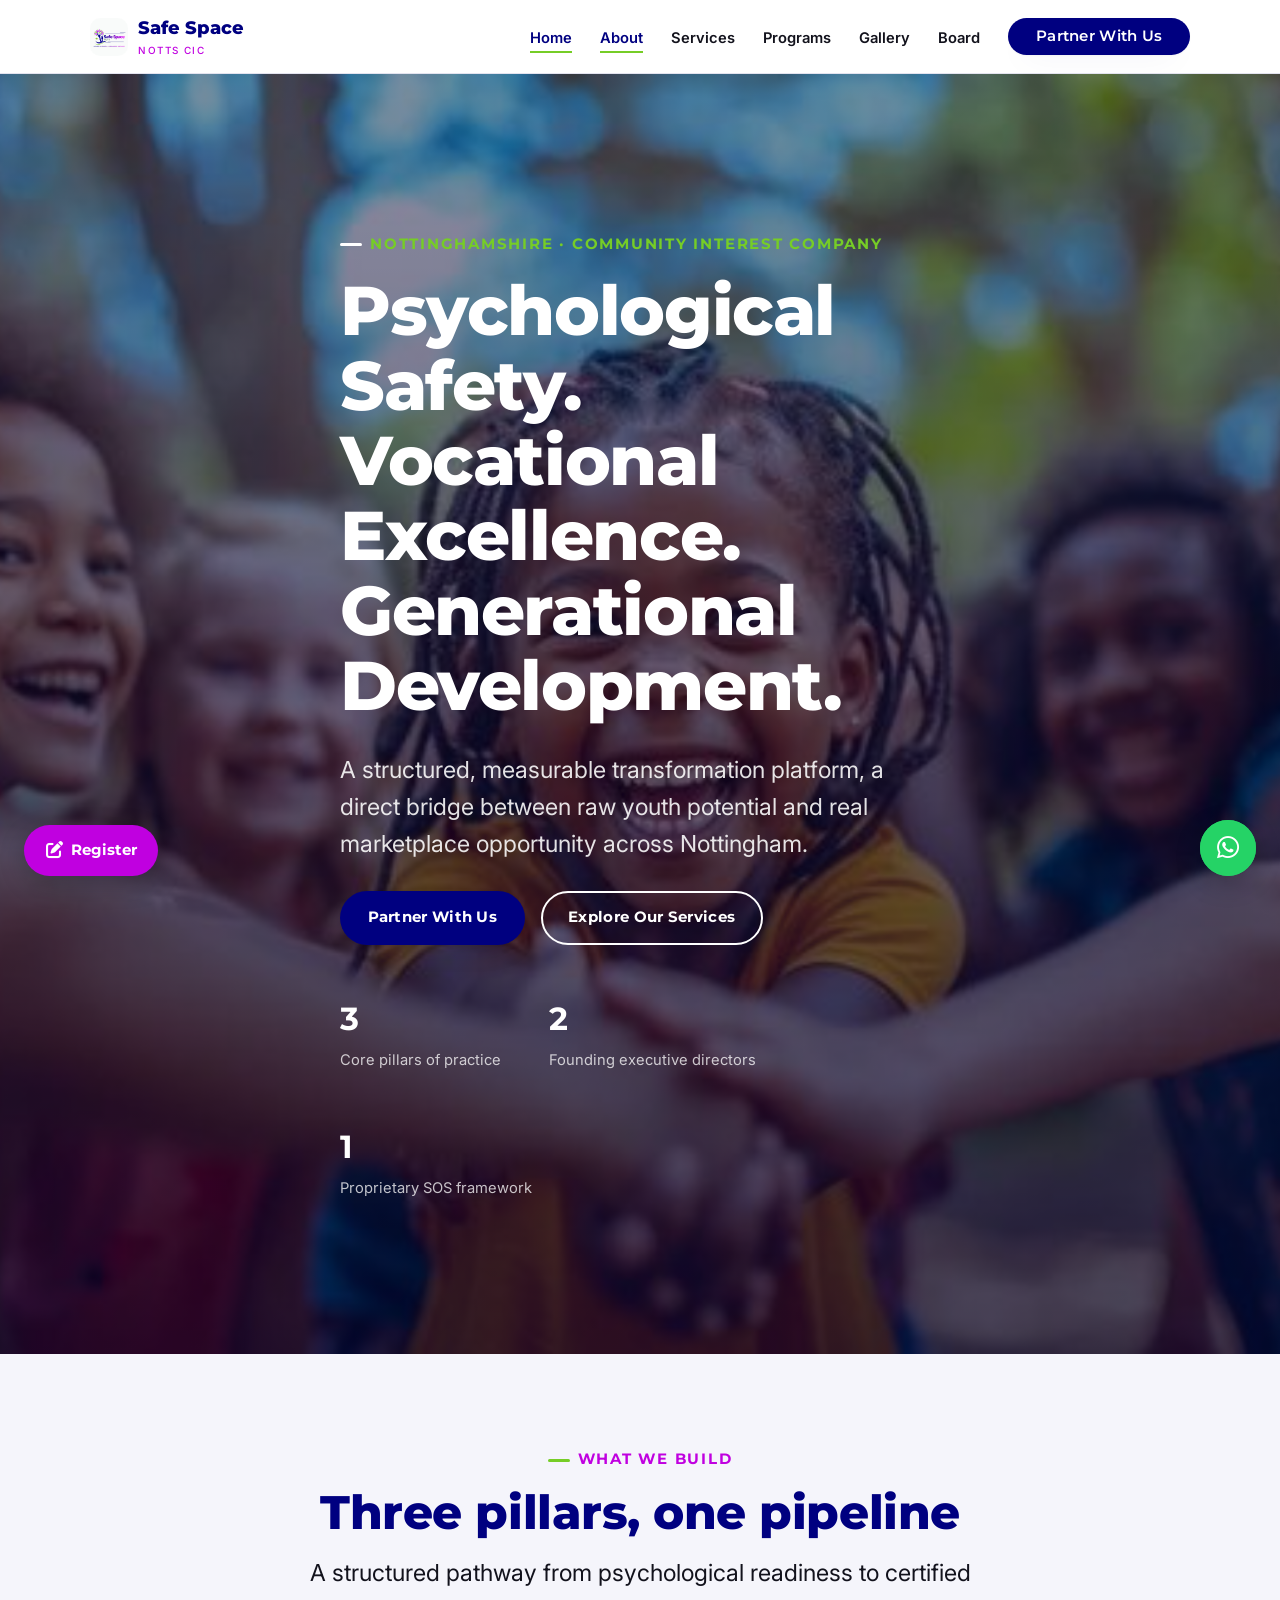
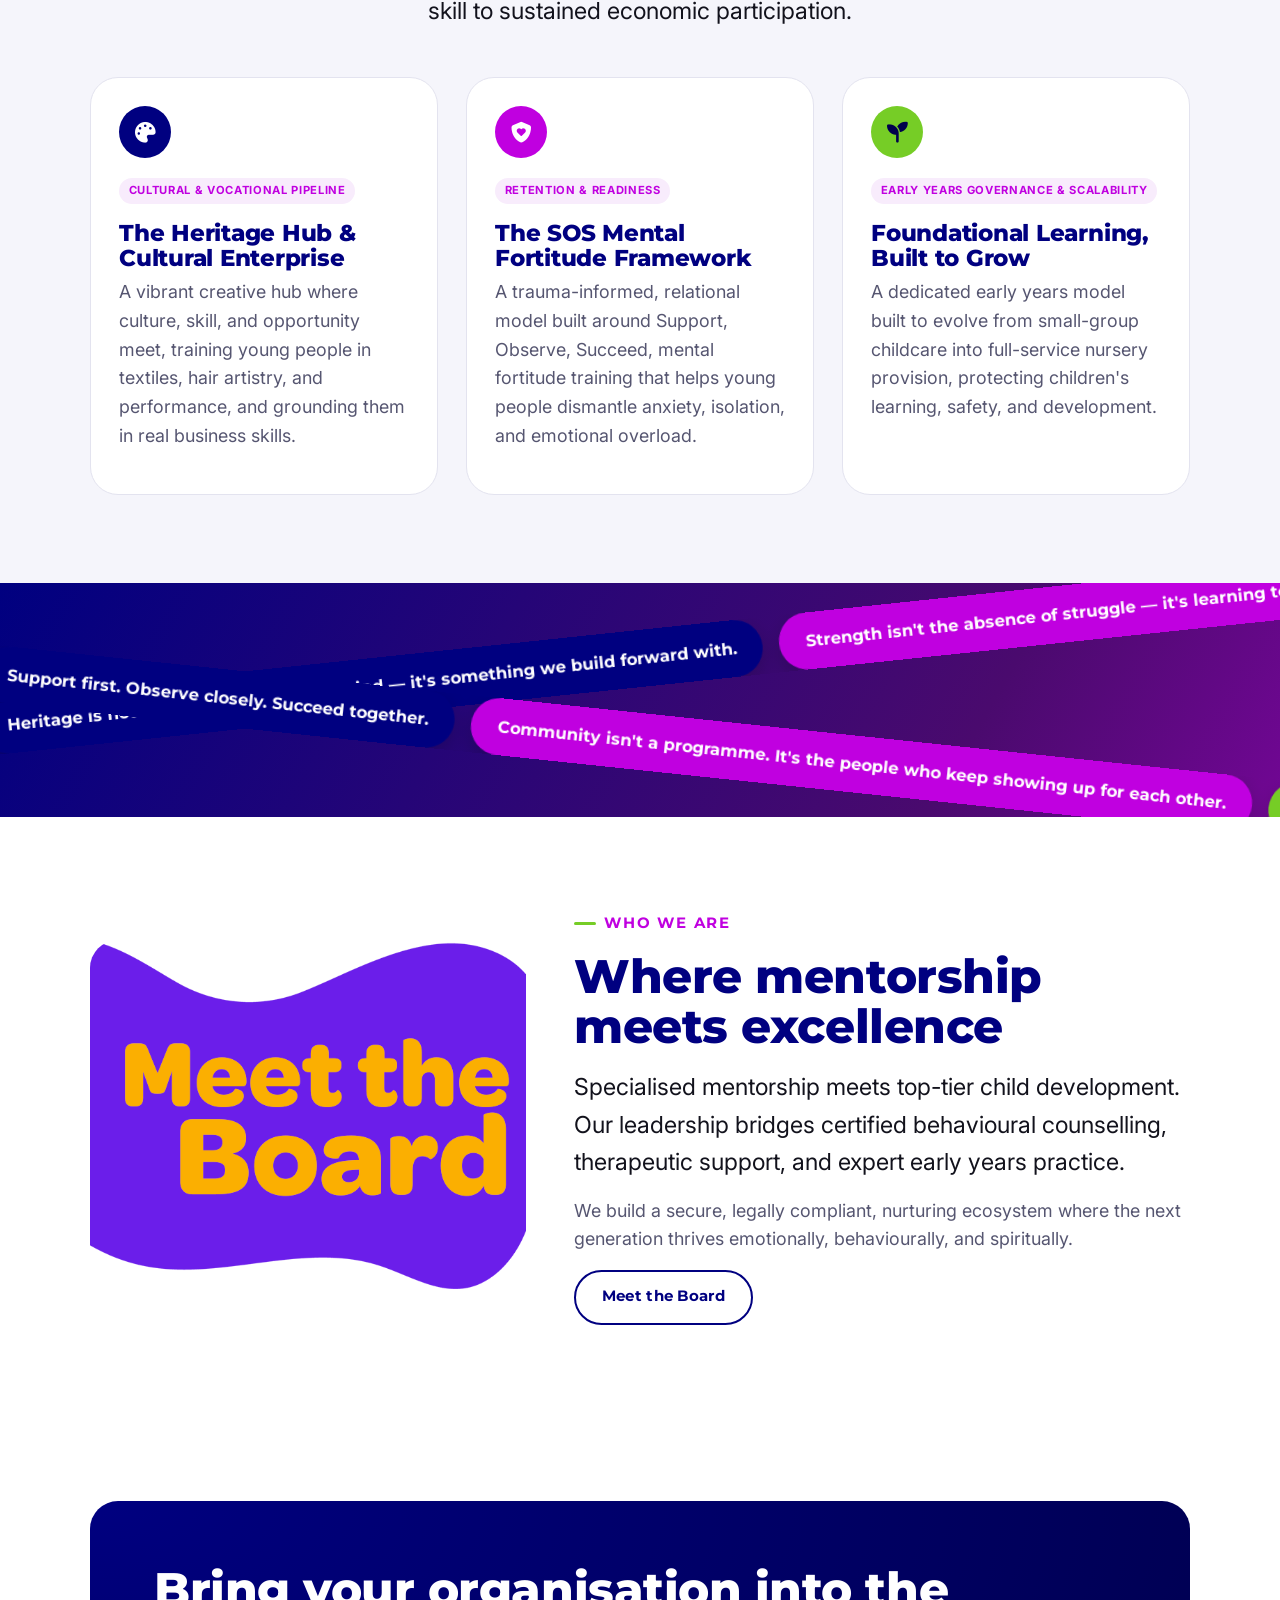
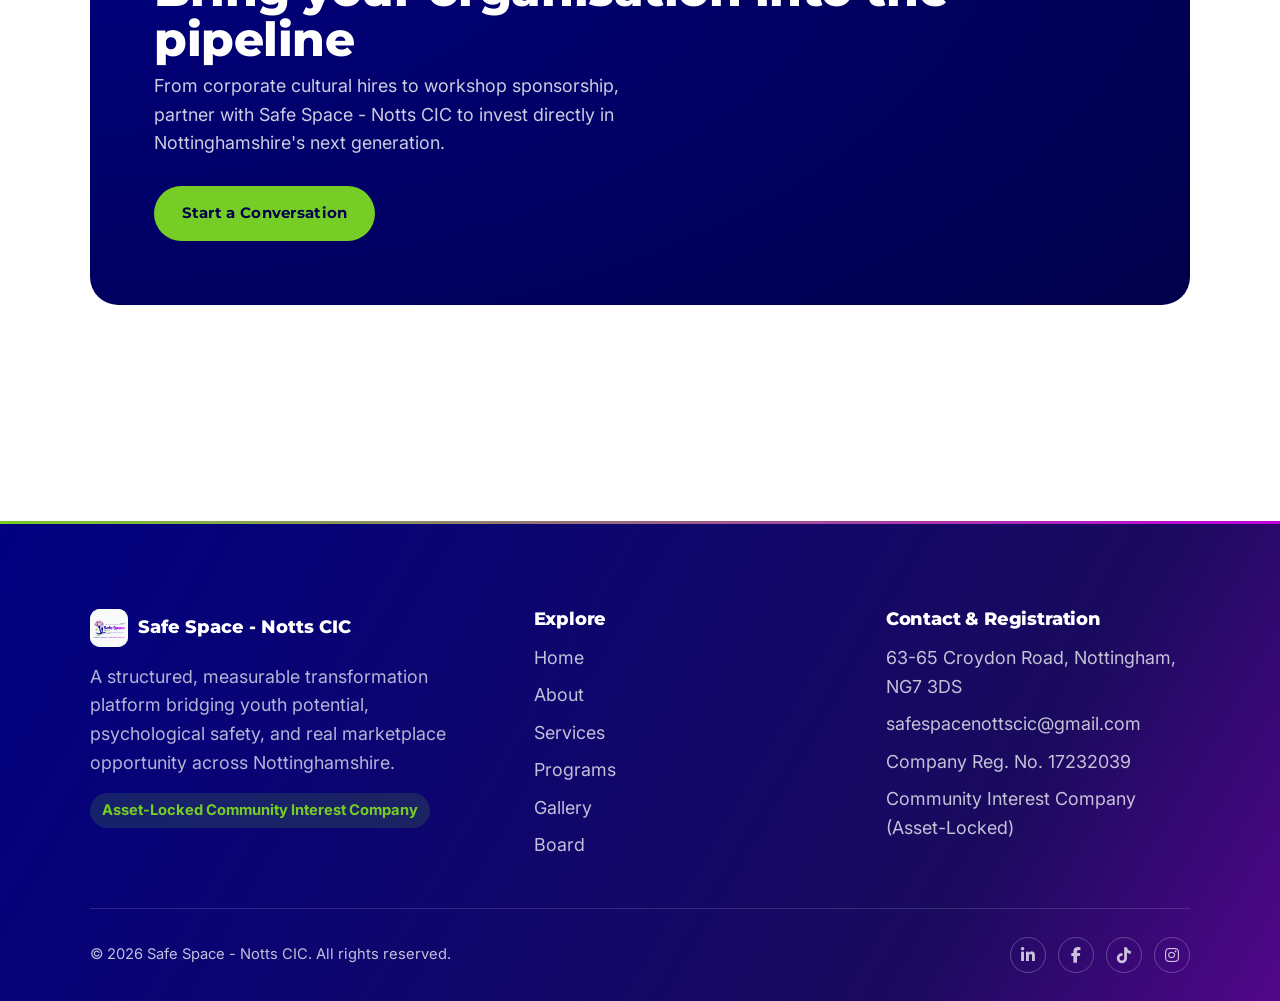
<file: index.html>
<!DOCTYPE html>
<html lang="en-GB">
<head>
<meta charset="UTF-8">
<meta name="viewport" content="width=device-width, initial-scale=1.0">
<meta name="google-site-verification" content="9s8FiMvn97Eq0mrcHeuntIiBorUHZVIWwhb1sSPDP_I" />
<title>Safe Space - Notts CIC | Psychological Safety. Vocational Excellence. Generational Development.</title>
<meta name="description" content="Safe Space - Notts CIC is a structured transformation platform for Nottinghamshire's youth, bridging psychological safety, vocational training, and early years development.">
<link rel="preconnect" href="https://fonts.googleapis.com">
<link rel="preconnect" href="https://fonts.gstatic.com" crossorigin>
<link rel="preconnect" href="https://cdnjs.cloudflare.com" crossorigin>
<link href="https://fonts.googleapis.com/css2?family=Inter:wght@400;500;600;700&family=Montserrat:wght@700;800&display=swap" rel="stylesheet">
<link rel="icon" type="image/svg+xml" href="assets/img/logo.png">
<link rel="stylesheet" href="css/style.css">
<link rel="stylesheet" href="https://cdnjs.cloudflare.com/ajax/libs/font-awesome/6.5.1/css/all.min.css">
<!-- Netlify Identity: must be present on every page, not just /admin/, so that
     invite/recovery links (which land on the site root) can catch the token in
     the URL and prompt the user to set their password. Harmless no-op on other hosts. -->
<script src="https://identity.netlify.com/v1/netlify-identity-widget.js"></script>
</head>
<body data-page="index.html">
<a class="skip-link" href="#main">Skip to content</a>
<header class="site-header" id="site-header" aria-label="Primary navigation"></header>

<main id="main">

  <!-- HERO — full-bleed, photo-ready. Falls back to a brand gradient until
       a real photo is set via Site Settings → Homepage Hero Background Image. -->
  <section class="hero-visual" id="hero-visual">
  <div class="hero-slides" id="hero-slides"></div>
  <div class="hero-scrim"></div>
  <div class="hero-overlay">
    <div class="container hero-overlay-inner">
        <p class="eyebrow eyebrow-onimage">Nottinghamshire &middot; Community Interest Company</p>
        <h1 class="onimage">Psychological Safety. Vocational Excellence.<br>Generational Development.</h1>
        <p class="lede onimage">A structured, measurable transformation platform, a direct bridge between raw youth potential and real marketplace opportunity across Nottingham.</p>
        <div class="hero-ctas">
          <a class="btn btn-primary" href="programs.html#inquiry">Partner With Us</a>
          <a class="btn btn-outline btn-outline-onimage" href="services.html">Explore Our Services</a>
        </div>
        <div class="stat-row stat-row-onimage">
          <div class="stat"><b>3</b><span>Core pillars of practice</span></div>
          <div class="stat"><b>2</b><span>Founding executive directors</span></div>
          <div class="stat"><b>1</b><span>Proprietary SOS framework</span></div>
        </div>
      </div>
    </div>
  </section>

  <!-- THREE PILLARS -->
  <section id="about" class="section-alt">
    <div class="container">
      <div class="section-head center">
        <p class="eyebrow">What we build</p>
        <h2>Three pillars, one pipeline</h2>
        <p class="lede">A structured pathway from psychological readiness to certified skill to sustained economic participation.</p>
      </div>
      <div class="pillar-grid">
        <div class="pillar-card reveal">
          <span class="pillar-icon pillar-icon-royal"><i class="fa-solid fa-palette"></i></span>
          <span class="tag">Cultural &amp; Vocational Pipeline</span>
          <h3>The Heritage Hub &amp; Cultural Enterprise</h3>
          <p>A vibrant creative hub where culture, skill, and opportunity meet, training young people in textiles, hair artistry, and performance, and grounding them in real business skills.</p>
        </div>
        <div class="pillar-card reveal">
          <span class="pillar-icon pillar-icon-purple"><i class="fa-solid fa-shield-heart"></i></span>
          <span class="tag">Retention &amp; Readiness</span>
          <h3>The SOS Mental Fortitude Framework</h3>
          <p>A trauma-informed, relational model built around Support, Observe, Succeed, mental fortitude training that helps young people dismantle anxiety, isolation, and emotional overload.</p>
        </div>
        <div class="pillar-card reveal">
          <span class="pillar-icon pillar-icon-lime"><i class="fa-solid fa-seedling"></i></span>
          <span class="tag">Early Years Governance &amp; Scalability</span>
          <h3>Foundational Learning, Built to Grow</h3>
          <p>A dedicated early years model built to evolve from small-group childcare into full-service nursery provision, protecting children's learning, safety, and development.</p>
        </div>
            </div>
    </div>
  </section>

  <!-- QUOTE MARQUEE — two rows of colourful quotes, always scrolling, tilts
       and reacts as the page is scrolled. Content pulled from
       content/quotes.json and shuffled into a fresh random selection on
       every page load. -->
  <section class="quote-marquee-section" id="quote-marquee-section" aria-label="Inspiration from Safe Space">
    <div class="marquee-row" id="marquee-row-1">
      <div class="marquee-track" id="marquee-track-1"></div>
    </div>
    <div class="marquee-row" id="marquee-row-2">
      <div class="marquee-track" id="marquee-track-2"></div>
    </div>
  </section>

  <!-- ABOUT — split layout, photo-ready. Falls back to a brand gradient panel
       until a real photo is set via Site Settings → Homepage About Section Image. -->
  <section>
    <div class="container about-split">
      <div class="about-visual" id="about-visual" aria-hidden="true"></div>
      <div>
        <p class="eyebrow">Who we are</p>
        <h2>Where mentorship meets excellence</h2>
        <p class="lede">Specialised mentorship meets top-tier child development. Our leadership bridges certified behavioural counselling, therapeutic support, and expert early years practice.</p>
        <p>We build a secure, legally compliant, nurturing ecosystem where the next generation thrives emotionally, behaviourally, and spiritually.</p>
        <a class="btn btn-outline" href="board.html">Meet the Board</a>
      </div>
    </div>
  </section>

  <!-- CTA BAND -->
  <section>
    <div class="container">
      <div class="cta-band reveal">
        <div>
          <h2>Bring your organisation into the pipeline</h2>
          <p>From corporate cultural hires to workshop sponsorship, partner with Safe Space - Notts CIC to invest directly in Nottinghamshire's next generation.</p>
        </div>
        <a class="btn btn-lime" href="programs.html#inquiry">Start a Conversation</a>
      </div>
    </div>
  </section>

</main>

<footer class="site-footer reveal" id="site-footer" aria-label="Site footer"></footer>

<script src="js/social-icons.js"></script>
<script src="js/partials.js"></script>
<script src="js/floating-buttons.js"></script>
<script src="js/home.js"></script>
<script src="js/quote-marquee.js"></script>
<script src="js/main.js"></script>
</body>
</html>
</file>
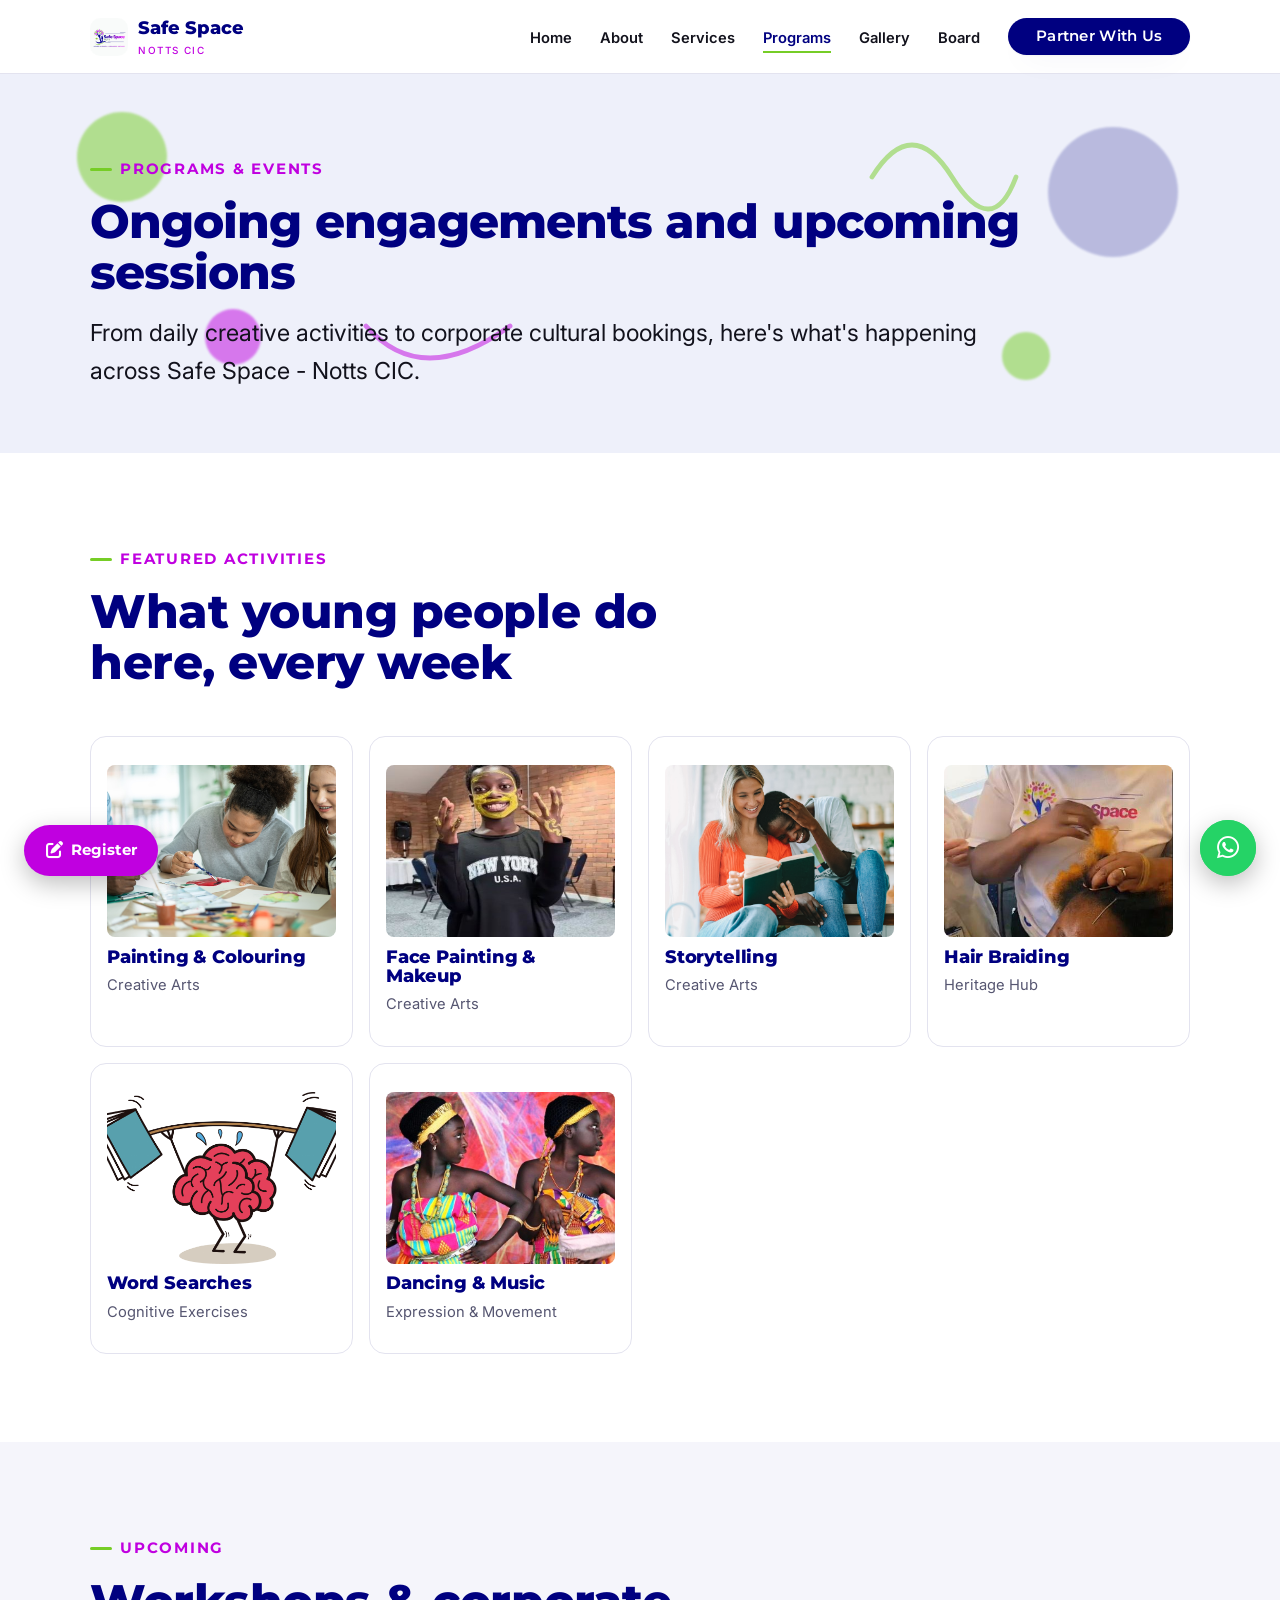
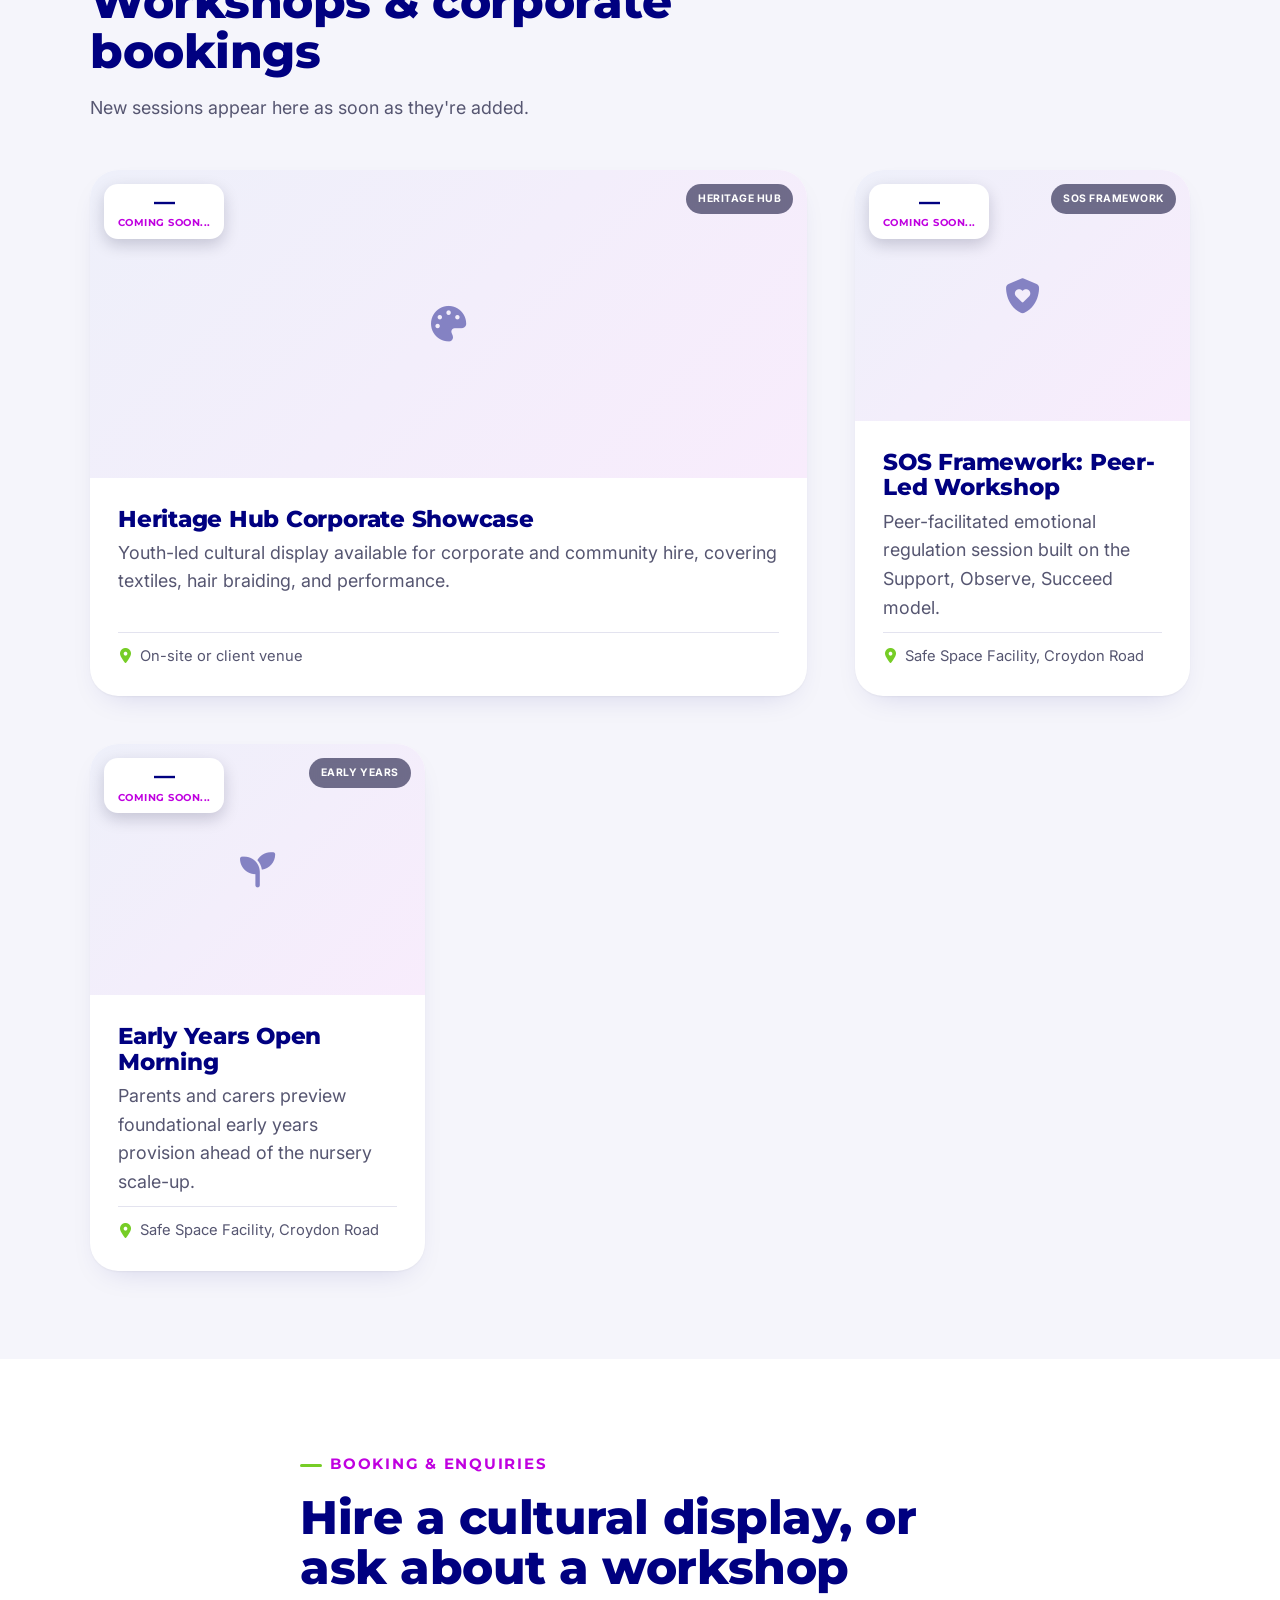
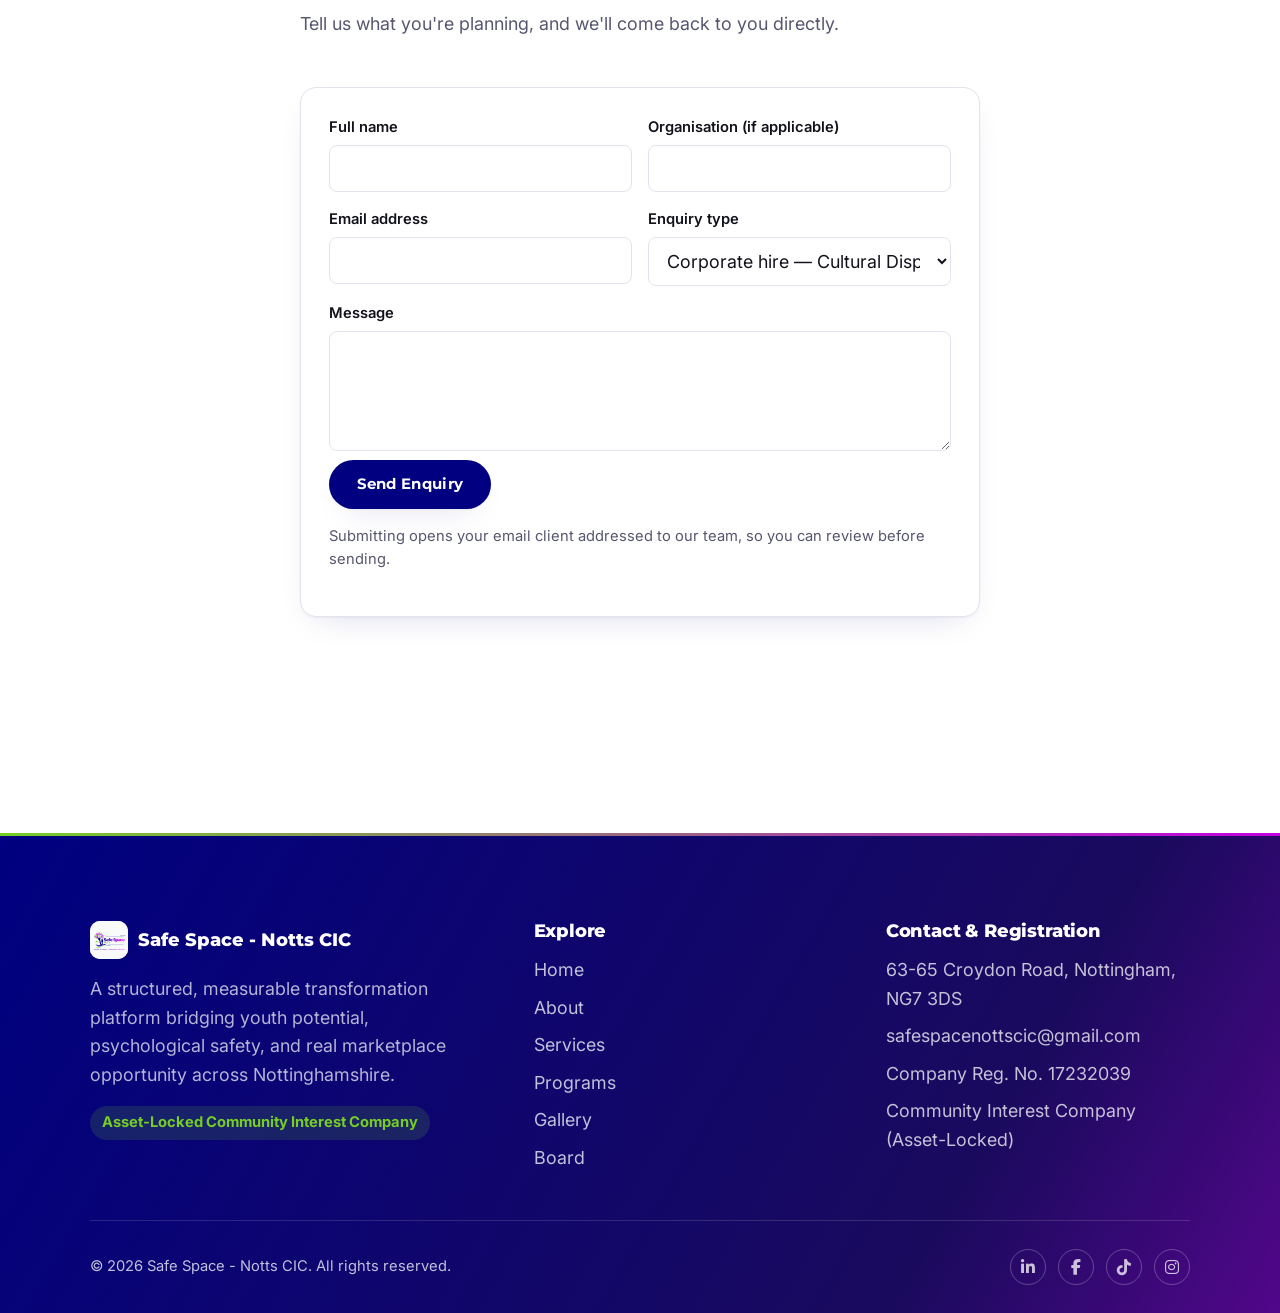
<file: programs.html>
<!DOCTYPE html>
<html lang="en-GB">
<head>
<meta charset="UTF-8">
<meta name="viewport" content="width=device-width, initial-scale=1.0">
<title>Programs &amp; Events | Safe Space - Notts CIC</title>
<meta name="description" content="Featured activities, upcoming workshops, and corporate booking inquiries for Safe Space - Notts CIC.">
<link rel="preconnect" href="https://fonts.googleapis.com">
<link rel="preconnect" href="https://fonts.gstatic.com" crossorigin>
<link rel="preconnect" href="https://cdnjs.cloudflare.com" crossorigin>
<link href="https://fonts.googleapis.com/css2?family=Inter:wght@400;500;600;700&family=Montserrat:wght@700;800&display=swap" rel="stylesheet">
<link rel="icon" type="image/svg+xml" href="assets/img/favicon.svg">
<link rel="stylesheet" href="css/style.css">
<link rel="stylesheet" href="https://cdnjs.cloudflare.com/ajax/libs/font-awesome/6.5.1/css/all.min.css">
<!-- Netlify Identity: must be present on every page, not just /admin/, so that
     invite/recovery links (which land on the site root) can catch the token in
     the URL and prompt the user to set their password. Harmless no-op on other hosts. -->
<script src="https://identity.netlify.com/v1/netlify-identity-widget.js"></script>
</head>
<body data-page="programs.html">
<a class="skip-link" href="#main">Skip to content</a>
<header class="site-header" id="site-header" aria-label="Primary navigation"></header>

<main id="main">
  <section class="page-header">
    <div class="floating-shapes" aria-hidden="true">
      <span class="shape shape-circle c1"></span>
      <span class="shape shape-circle c2"></span>
      <span class="shape shape-circle c3"></span>
      <span class="shape shape-circle c4"></span>
      <svg class="shape shape-curve curve1" viewBox="0 0 200 200" xmlns="http://www.w3.org/2000/svg">
        <path d="M10,100 Q60,20 110,100 T190,100" stroke="#76CD26" stroke-width="6" fill="none" stroke-linecap="round"/>
      </svg>
      <svg class="shape shape-curve curve2" viewBox="0 0 200 200" xmlns="http://www.w3.org/2000/svg">
        <path d="M10,60 Q80,140 190,60" stroke="#C000E0" stroke-width="6" fill="none" stroke-linecap="round"/>
      </svg>
    </div>
    <div class="container">
      <p class="eyebrow">Programs &amp; Events</p>
      <h1>Ongoing engagements and upcoming sessions</h1>
      <p class="lede">From daily creative activities to corporate cultural bookings, here's what's happening across Safe Space - Notts CIC.</p>
    </div>
  </section>

  <!-- Featured Activities -->
  <section>
    <div class="container">
      <div class="section-head">
        <p class="eyebrow">Featured Activities</p>
        <h2>What young people do here, every week</h2>
      </div>
      <div class="activity-grid" id="activity-grid">
  <p class="state-msg">Loading activities&hellip;</p>
</div>
    </div>
  </section>

  <!-- CMS Event Stream -->
  <section class="section-alt">
    <div class="container">
      <div class="section-head">
        <p class="eyebrow">Upcoming</p>
        <h2>Workshops &amp; corporate bookings</h2>
        <p>New sessions appear here as soon as they're added.</p>
      </div>
      <div class="event-grid" id="event-grid">
        <p class="state-msg">Loading upcoming sessions&hellip;</p>
      </div>
    </div>
  </section>

  <!-- Inquiry Form -->
  <section id="inquiry">
    <div class="container" style="max-width: 760px;">
      <div class="section-head">
        <p class="eyebrow">Booking &amp; Enquiries</p>
        <h2>Hire a cultural display, or ask about a workshop</h2>
        <p>Tell us what you're planning, and we'll come back to you directly.</p>
      </div>
      <form class="card" id="inquiry-form" data-formspree-endpoint="https://formspree.io/f/mqeroyjo">
        <div class="form-grid">
          <div>
            <label for="name">Full name</label>
            <input type="text" id="name" name="name" required>
          </div>
          <div>
            <label for="organisation">Organisation (if applicable)</label>
            <input type="text" id="organisation" name="organisation">
          </div>
          <div>
            <label for="email">Email address</label>
            <input type="email" id="email" name="email" required>
          </div>
          <div>
            <label for="inquiry_type">Enquiry type</label>
            <select id="inquiry_type" name="inquiry_type">
              <option>Corporate hire — Cultural Display</option>
              <option>Workshop enquiry</option>
              <option>General partnership enquiry</option>
               <option>Activity enquiry</option>
            </select>
          </div>
          <div class="full">
            <label for="message">Message</label>
            <textarea id="message" name="message" required></textarea>
          </div>
        </div>
        <button class="btn btn-primary" type="submit">Send Enquiry</button>
        <p class="form-note">Submitting opens your email client addressed to our team, so you can review before sending.</p>
        <p class="form-success" id="inquiry-success">Thanks — your email draft is ready to send. We'll be in touch shortly.</p>
      </form>
    </div>
  </section>
</main>

<footer class="site-footer reveal" id="site-footer" aria-label="Site footer"></footer>

<script src="js/social-icons.js"></script>
<script src="js/partials.js"></script>
<script src="js/floating-buttons.js"></script>
<script src="js/main.js"></script>
<script src="js/programs.js"></script>
<script src="js/activities.js"></script>
</body>
</html>
</file>
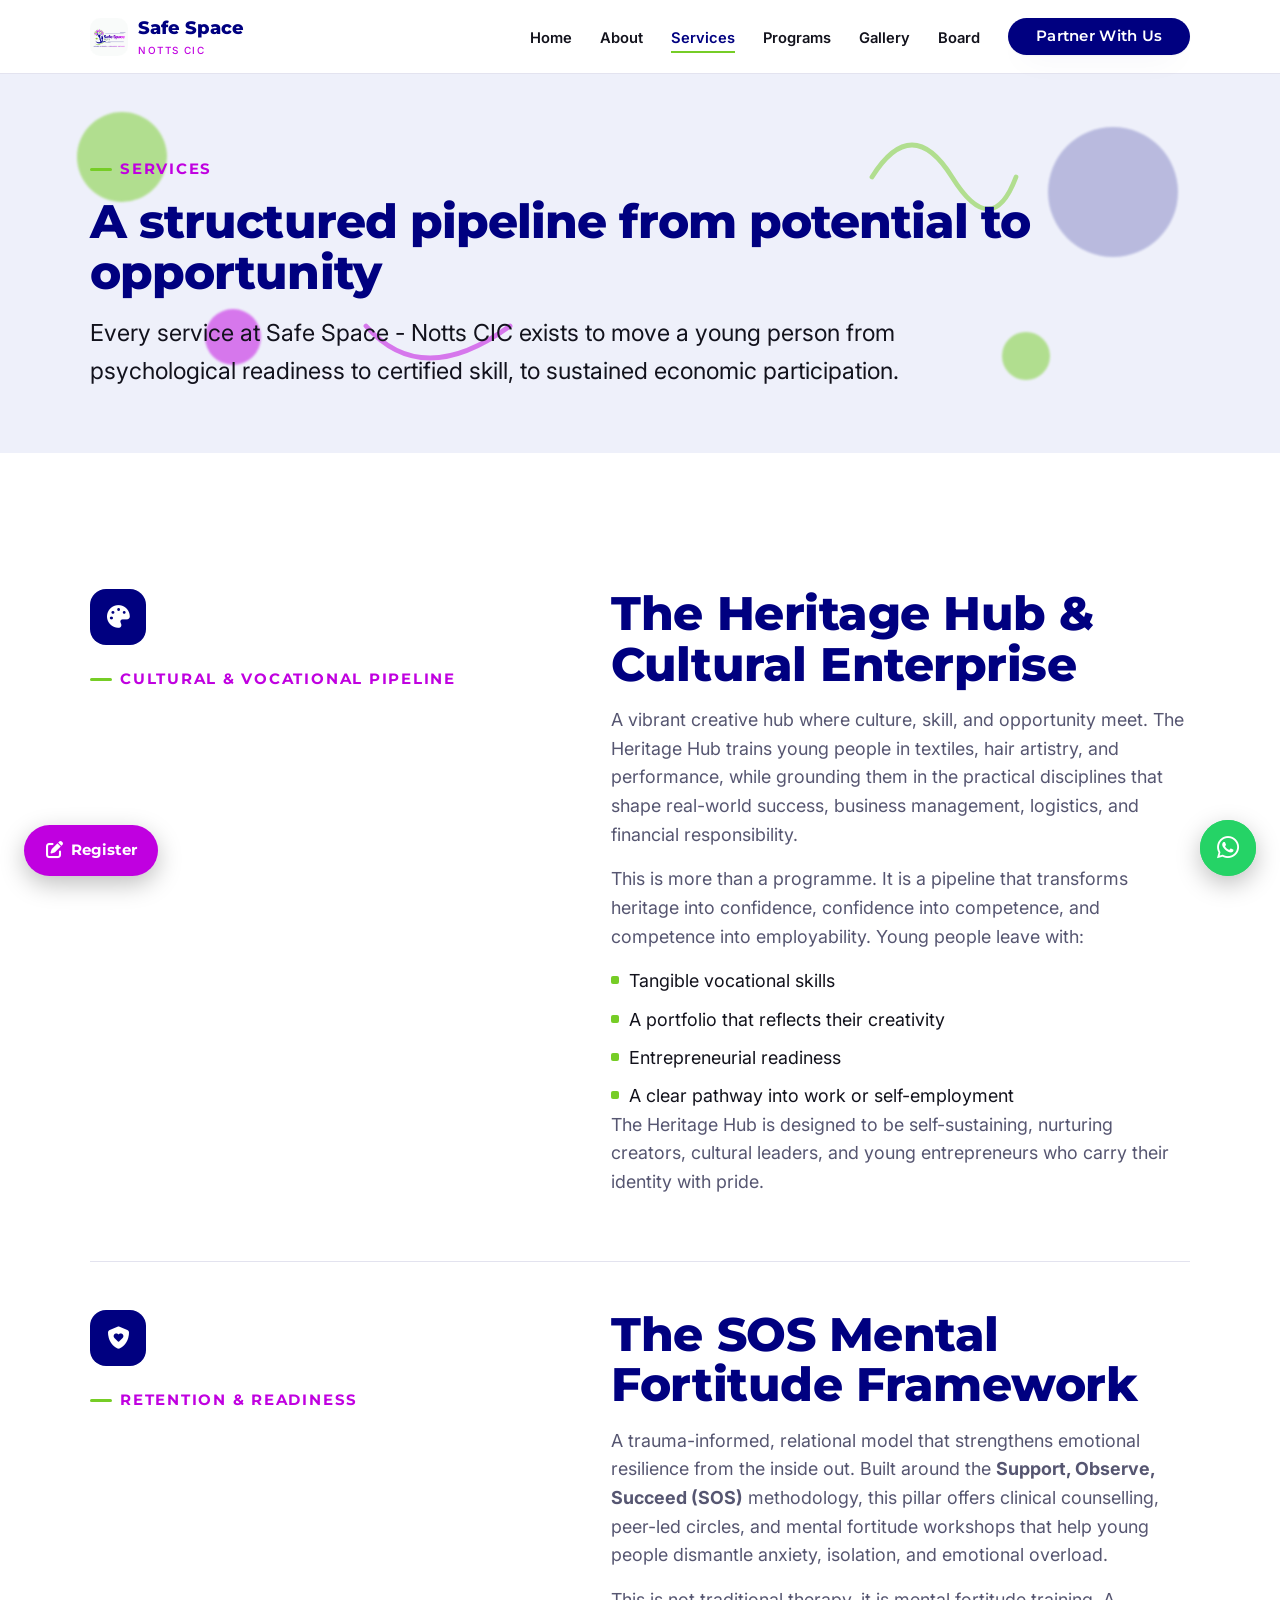
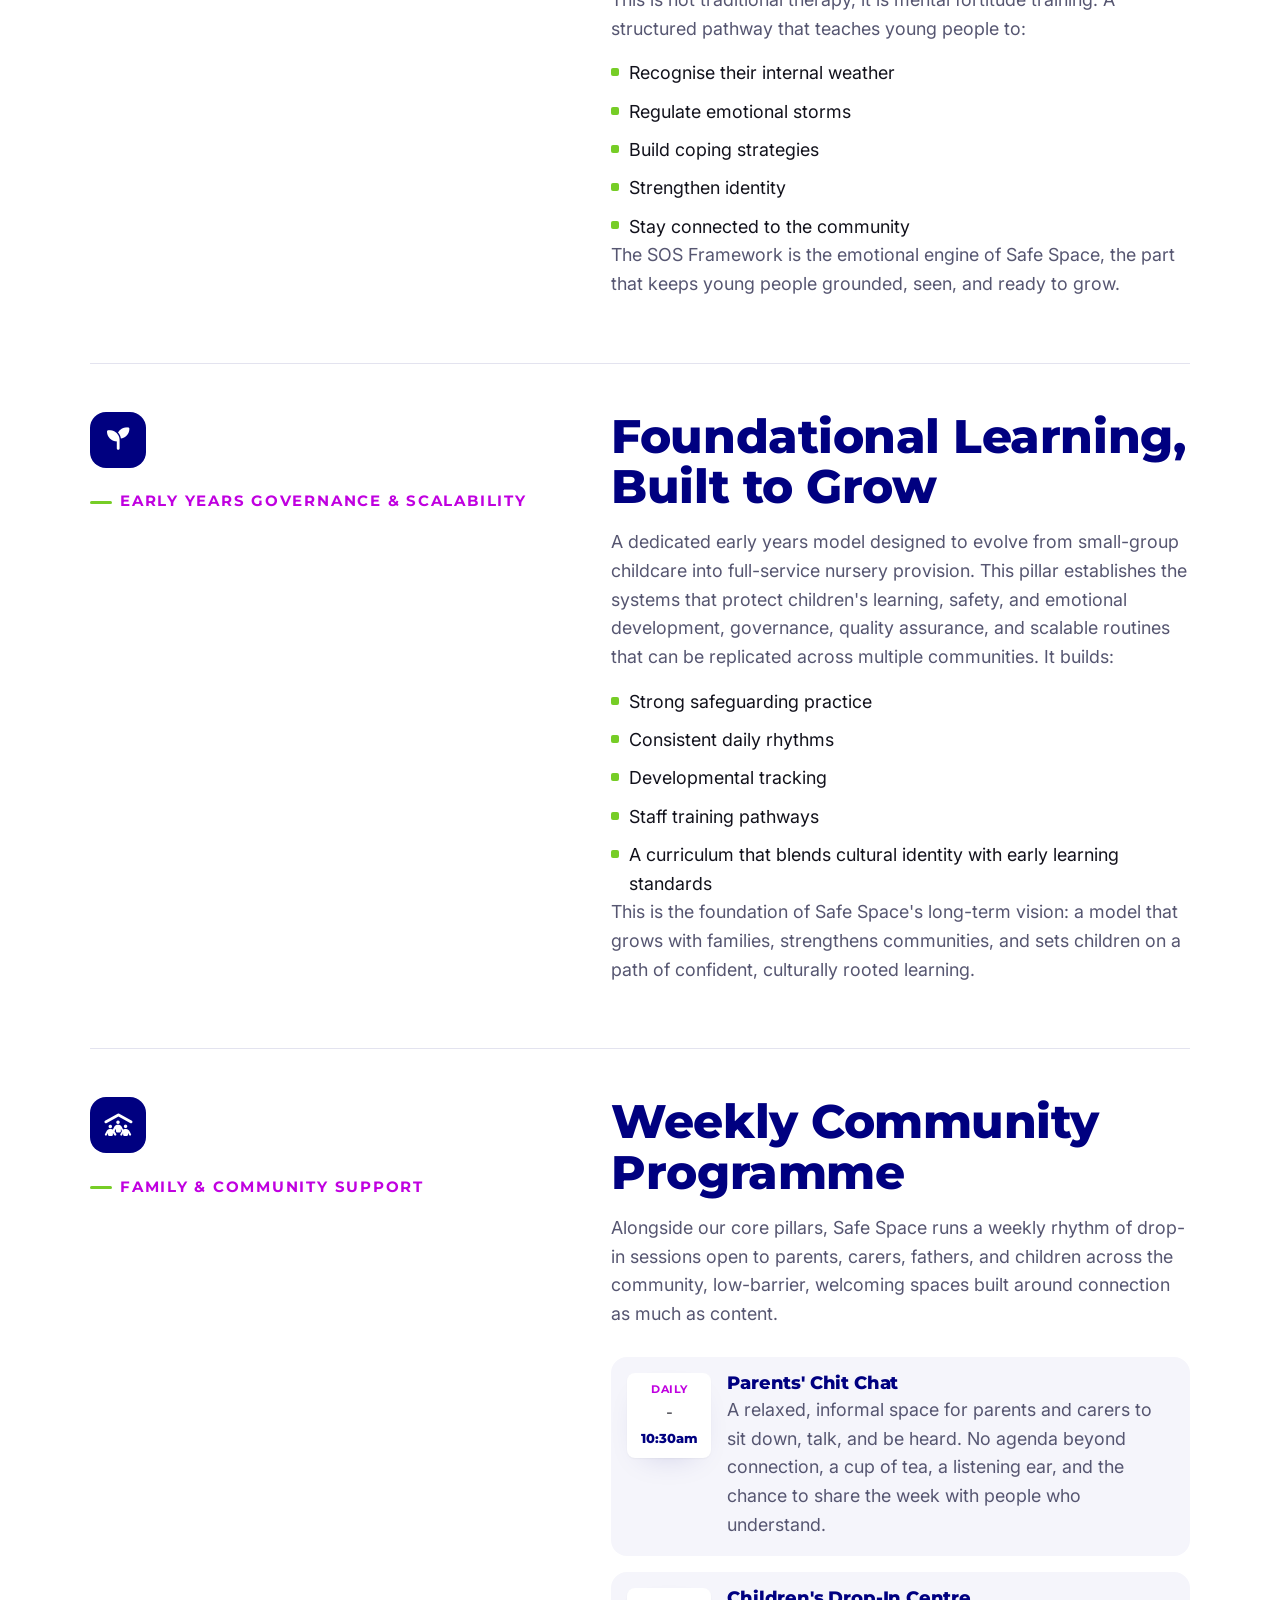
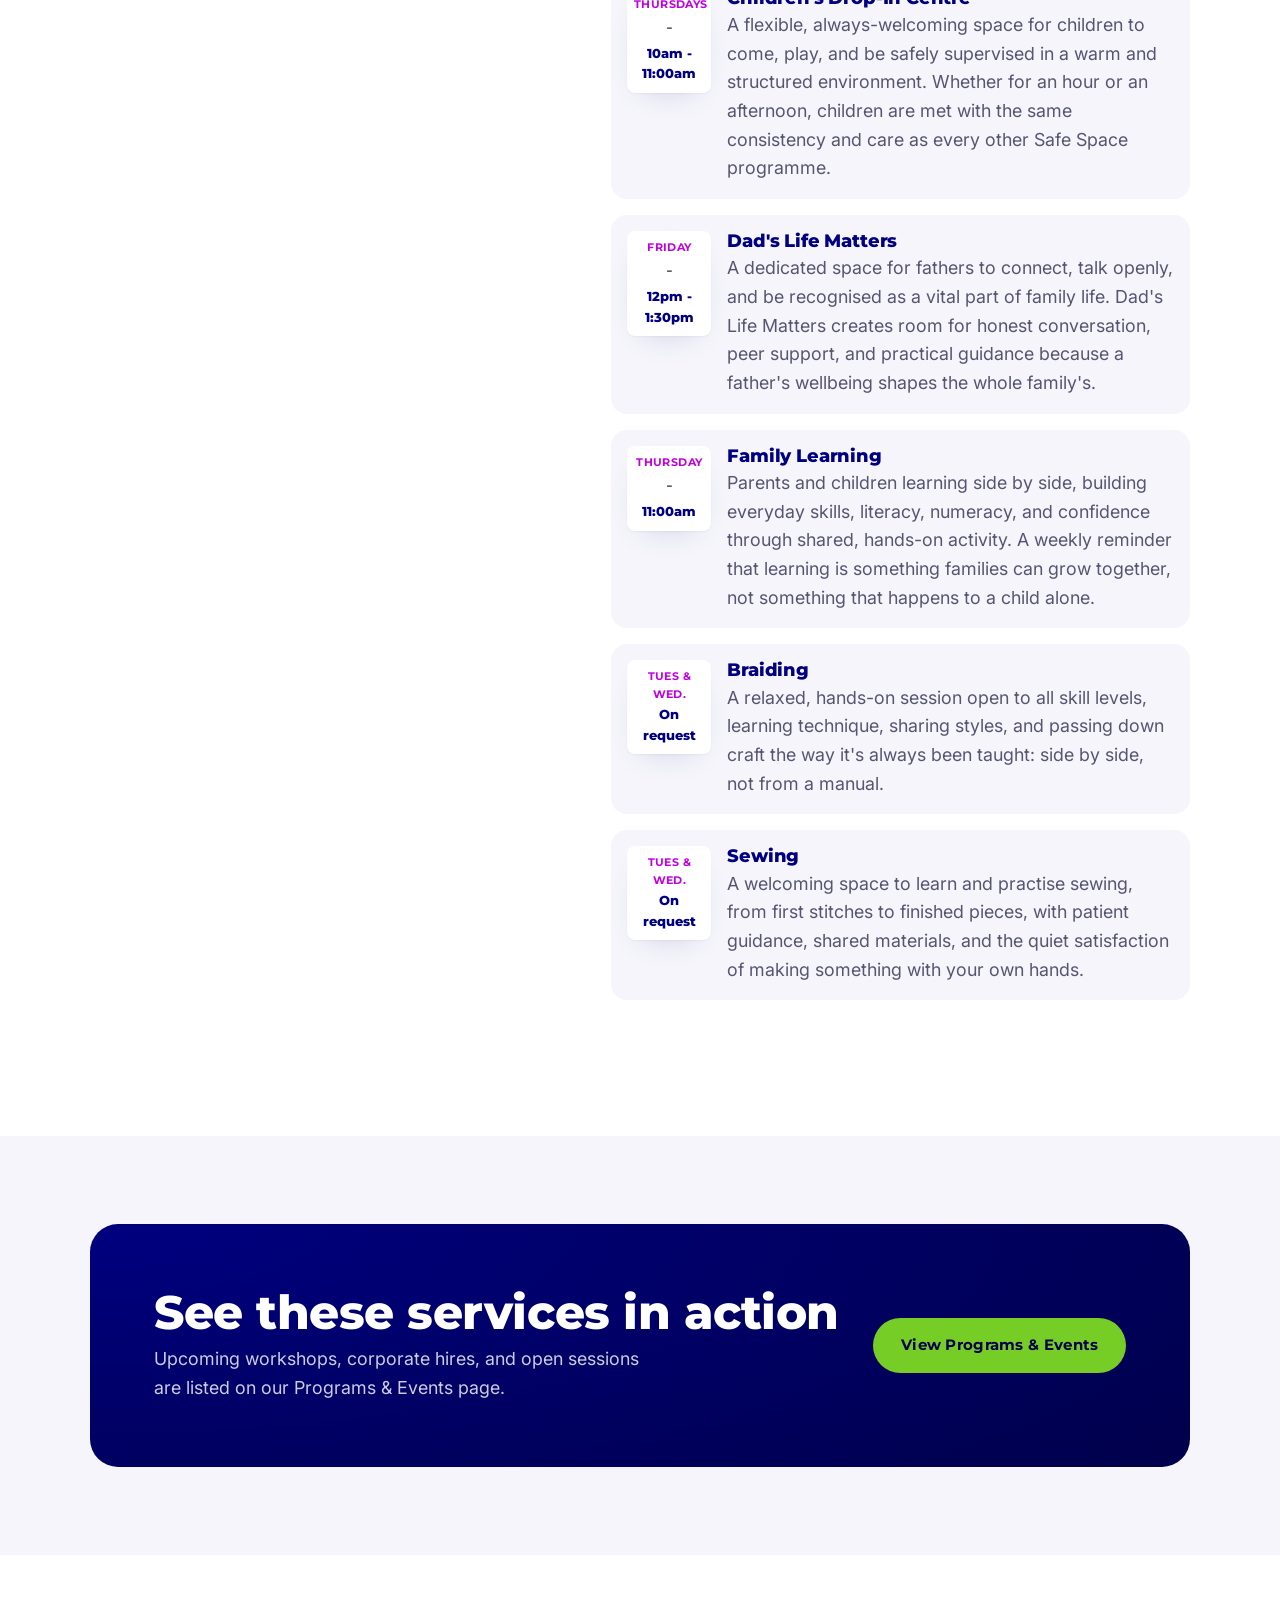
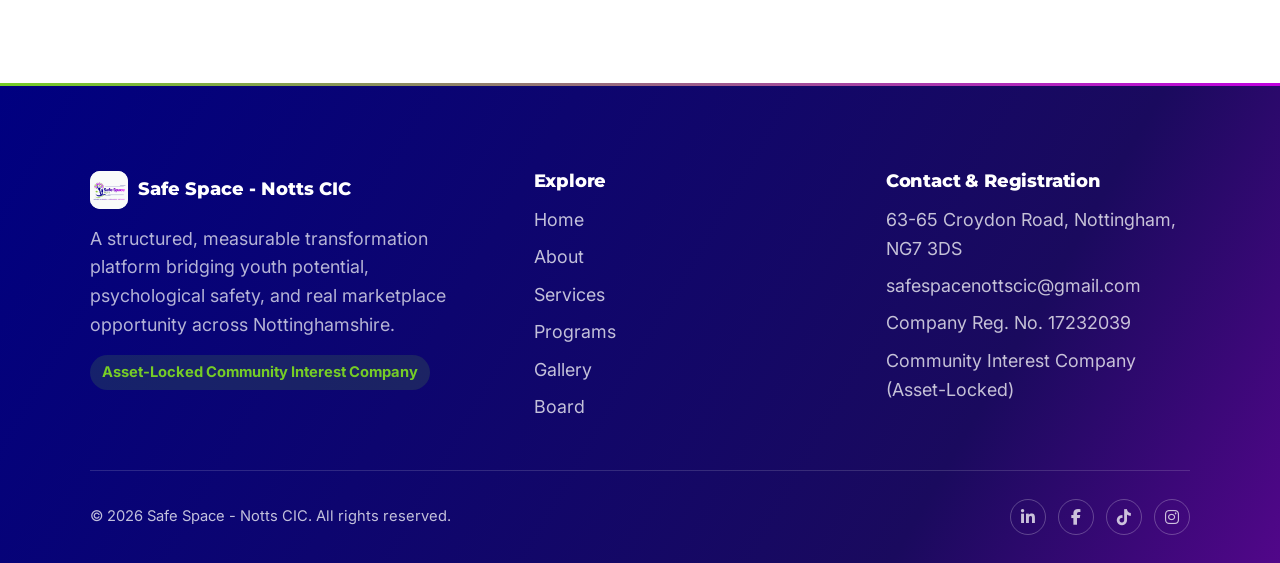
<file: services.html>
<!DOCTYPE html>
<html lang="en-GB">
<head>
<meta charset="UTF-8">
<meta name="viewport" content="width=device-width, initial-scale=1.0">
<title>Services | Safe Space - Notts CIC</title>
<meta name="description" content="The Heritage Hub & Cultural Enterprise, the SOS Mental Fortitude Framework, and Early Years Governance — the three service pillars of Safe Space - Notts CIC.">
<link rel="preconnect" href="https://fonts.googleapis.com">
<link rel="preconnect" href="https://fonts.gstatic.com" crossorigin>
<link rel="preconnect" href="https://cdnjs.cloudflare.com" crossorigin>
<link href="https://fonts.googleapis.com/css2?family=Inter:wght@400;500;600;700&family=Montserrat:wght@700;800&display=swap" rel="stylesheet">
<link rel="icon" type="image/svg+xml" href="assets/img/favicon.svg">
<link rel="stylesheet" href="css/style.css">
<link rel="stylesheet" href="https://cdnjs.cloudflare.com/ajax/libs/font-awesome/6.5.1/css/all.min.css">
<!-- Netlify Identity: must be present on every page, not just /admin/, so that
     invite/recovery links (which land on the site root) can catch the token in
     the URL and prompt the user to set their password. Harmless no-op on other hosts. -->
<script src="https://identity.netlify.com/v1/netlify-identity-widget.js"></script>
</head>
<body data-page="services.html">
<a class="skip-link" href="#main">Skip to content</a>
<header class="site-header" id="site-header" aria-label="Primary navigation"></header>

<main id="main">
  <section class="page-header">
    <div class="floating-shapes" aria-hidden="true">
      <span class="shape shape-circle c1"></span>
      <span class="shape shape-circle c2"></span>
      <span class="shape shape-circle c3"></span>
      <span class="shape shape-circle c4"></span>
      <svg class="shape shape-curve curve1" viewBox="0 0 200 200" xmlns="http://www.w3.org/2000/svg">
        <path d="M10,100 Q60,20 110,100 T190,100" stroke="#76CD26" stroke-width="6" fill="none" stroke-linecap="round"/>
      </svg>
      <svg class="shape shape-curve curve2" viewBox="0 0 200 200" xmlns="http://www.w3.org/2000/svg">
        <path d="M10,60 Q80,140 190,60" stroke="#C000E0" stroke-width="6" fill="none" stroke-linecap="round"/>
      </svg>
    </div>
    <div class="container">
      <p class="eyebrow">Services</p>
      <h1>A structured pipeline from potential to opportunity</h1>
      <p class="lede">Every service at Safe Space - Notts CIC exists to move a young person from psychological readiness to certified skill, to sustained economic participation.</p>
    </div>
  </section>

  <section>
    <div class="container">

      <div class="service-block reveal">
        <div>
          <span class="service-icon"><i class="fa-solid fa-palette"></i></span>
          <span class="eyebrow">Cultural &amp; Vocational Pipeline</span>
        </div>
        <div>
          <h2>The Heritage Hub &amp; Cultural Enterprise</h2>
          <p>A vibrant creative hub where culture, skill, and opportunity meet. The Heritage Hub trains young people in textiles, hair artistry, and performance, while grounding them in the practical disciplines that shape real-world success, business management, logistics, and financial responsibility.</p>
          <p>This is more than a programme. It is a pipeline that transforms heritage into confidence, confidence into competence, and competence into employability. Young people leave with:</p>
          <ul class="feature-list">
            <li>Tangible vocational skills</li>
            <li>A portfolio that reflects their creativity</li>
            <li>Entrepreneurial readiness</li>
            <li>A clear pathway into work or self-employment</li>
          </ul>
          <p>The Heritage Hub is designed to be self-sustaining, nurturing creators, cultural leaders, and young entrepreneurs who carry their identity with pride.</p>
        </div>
      </div>

      <div class="service-block reveal">
        <div>
          <span class="service-icon"><i class="fa-solid fa-shield-heart"></i></span>
          <span class="eyebrow">Retention &amp; Readiness</span>
        </div>
        <div>
          <h2>The SOS Mental Fortitude Framework</h2>
          <p>A trauma-informed, relational model that strengthens emotional resilience from the inside out. Built around the <strong>Support, Observe, Succeed (SOS)</strong> methodology, this pillar offers clinical counselling, peer-led circles, and mental fortitude workshops that help young people dismantle anxiety, isolation, and emotional overload.</p>
          <p>This is not traditional therapy, it is mental fortitude training. A structured pathway that teaches young people to:</p>
          <ul class="feature-list">
            <li>Recognise their internal weather</li>
            <li>Regulate emotional storms</li>
            <li>Build coping strategies</li>
            <li>Strengthen identity</li>
            <li>Stay connected to the community</li>
          </ul>
          <p>The SOS Framework is the emotional engine of Safe Space, the part that keeps young people grounded, seen, and ready to grow.</p>
        </div>
      </div>

      <div class="service-block reveal">
        <div>
          <span class="service-icon"><i class="fa-solid fa-seedling"></i></span>
          <span class="eyebrow">Early Years Governance &amp; Scalability</span>
        </div>
        <div>
          <h2>Foundational Learning, Built to Grow</h2>
          <p>A dedicated early years model designed to evolve from small-group childcare into full-service nursery provision. This pillar establishes the systems that protect children's learning, safety, and emotional development, governance, quality assurance, and scalable routines that can be replicated across multiple communities. It builds:</p>
          <ul class="feature-list">
            <li>Strong safeguarding practice</li>
            <li>Consistent daily rhythms</li>
            <li>Developmental tracking</li>
            <li>Staff training pathways</li>
            <li>A curriculum that blends cultural identity with early learning standards</li>
          </ul>
          <p>This is the foundation of Safe Space's long-term vision: a model that grows with families, strengthens communities, and sets children on a path of confident, culturally rooted learning.</p>
        </div>
      </div>

      <div class="service-block reveal">
        <div>
          <span class="service-icon"><i class="fa-solid fa-people-roof"></i></span>
          <span class="eyebrow">Family &amp; Community Support</span>
        </div>
        <div>
          <h2>Weekly Community Programme</h2>
          <p>Alongside our core pillars, Safe Space runs a weekly rhythm of drop-in sessions open to parents, carers, fathers, and children across the community, low-barrier, welcoming spaces built around connection as much as content.</p>
          <div class="schedule-list">
            <div class="schedule-item">
              <div class="schedule-time"><span class="day">Daily</span> - <span class="time">10:30am</span></div>
              <div>
                <h4>Parents' Chit Chat</h4>
                <p>A relaxed, informal space for parents and carers to sit down, talk, and be heard. No agenda beyond connection, a cup of tea, a listening ear, and the chance to share the week with people who understand.</p>
              </div>
            </div>
            <div class="schedule-item">
              <div class="schedule-time"><span class="day">Thursdays</span> - <span class="time">10am - 11:00am</span></div>
              <div>
                <h4>Children's Drop-In Centre</h4>
                <p>A flexible, always-welcoming space for children to come, play, and be safely supervised in a warm and structured environment. Whether for an hour or an afternoon, children are met with the same consistency and care as every other Safe Space programme.</p>
              </div>
            </div>
            <div class="schedule-item">
              <div class="schedule-time"><span class="day">Friday</span> - <span class="time">12pm - 1:30pm</span></div>
              <div>
                <h4>Dad's Life Matters</h4>
                <p>A dedicated space for fathers to connect, talk openly, and be recognised as a vital part of family life. Dad's Life Matters creates room for honest conversation, peer support, and practical guidance because a father's wellbeing shapes the whole family's.</p>
              </div>
            </div>
            <div class="schedule-item">
              <div class="schedule-time"><span class="day">Thursday</span> - <span class="time">11:00am</span></div>
              <div>
                <h4>Family Learning</h4>
                <p>Parents and children learning side by side, building everyday skills, literacy, numeracy, and confidence through shared, hands-on activity. A weekly reminder that learning is something families can grow together, not something that happens to a child alone.</p>
              </div>
            </div>
          <div class="schedule-item">
              <div class="schedule-time"><span class="day">Tues & wed.</span><span class="time">On request</span></div>
              <div>
                <h4>Braiding</h4>
                <p>A relaxed, hands-on session open to all skill levels, learning technique, sharing styles, and passing down craft the way it's always been taught: side by side, not from a manual.</p>
              </div>
            </div>
            <div class="schedule-item">
              <div class="schedule-time"><span class="day">Tues & Wed.</span><span class="time">On request</span></div>
              <div>
                <h4>Sewing</h4>
                <p>A welcoming space to learn and practise sewing, from first stitches to finished pieces, with patient guidance, shared materials, and the quiet satisfaction of making something with your own hands.</p>
              </div>
            </div>
          </div>
        </div>
      </div>

    </div>
  </section>

  <section class="section-alt">
    <div class="container">
      <div class="cta-band reveal">
        <div>
          <h2>See these services in action</h2>
          <p>Upcoming workshops, corporate hires, and open sessions are listed on our Programs &amp; Events page.</p>
        </div>
        <a class="btn btn-lime" href="programs.html">View Programs &amp; Events</a>
      </div>
    </div>
  </section>
</main>

<footer class="site-footer reveal" id="site-footer" aria-label="Site footer"></footer>

<script src="js/social-icons.js"></script>
<script src="js/partials.js"></script>
<script src="js/floating-buttons.js"></script>
<script src="js/main.js"></script>
</body>
</html>
</file>
<file: css/style.css>
/* ==========================================================================
   SAFE SPACE - NOTTS CIC — Design System
   Brand tokens are fixed per brand guidelines; everything else (scale,
   spacing, motion, the "bridge" motif) is this build's own design language.
   ========================================================================== */

:root {
  /* ---- Brand palette (fixed) ---- */
  --color-royal-blue: #000080;
  --color-purple:     #C000E0;
  --color-lime-green: #76CD26;
  --color-bg-white:   #FFFFFF;

  /* ---- Derived working palette ---- */
  --color-royal-blue-deep: #00004d;
  --color-royal-blue-soft: #eef0fa;
  --color-purple-soft:     #f8ecfc;
  --color-lime-soft:       #f0f9e6;
  --ink:    #12121c;
  --slate:  #565671;
  --mist:   #f5f5fb;
  --line:   #e3e3ef;

  /* ---- Typography (fixed family, this build's own scale) ---- */
  --font-primary: 'Inter', 'Montserrat', system-ui, -apple-system, sans-serif;
  --font-display: 'Montserrat', 'Inter', system-ui, -apple-system, sans-serif;

  --step--1: clamp(0.83rem, 0.8rem + 0.15vw, 0.94rem);
  --step-0:  clamp(1rem, 0.96rem + 0.2vw, 1.125rem);
  --step-1:  clamp(1.25rem, 1.18rem + 0.35vw, 1.5rem);
  --step-2:  clamp(1.6rem, 1.45rem + 0.7vw, 2.1rem);
  --step-3:  clamp(2.1rem, 1.8rem + 1.4vw, 3.1rem);
  --step-4:  clamp(2.7rem, 2.1rem + 2.8vw, 4.6rem);

  --space-xs: 0.5rem;
  --space-sm: 1rem;
  --space-md: 1.75rem;
  --space-lg: 3rem;
  --space-xl: 5.5rem;
  --space-2xl: 8rem;

  --radius-sm: 8px;
  --radius-md: 16px;
  --radius-lg: 28px;

  --shadow-card: 0 1px 2px rgba(18,18,28,0.04), 0 12px 32px -16px rgba(0,0,128,0.18);
  --shadow-lift: 0 4px 8px rgba(18,18,28,0.06), 0 24px 48px -20px rgba(192,0,224,0.25);

  --ease: cubic-bezier(0.16, 1, 0.3, 1);
  --container: 1180px;
}

* { box-sizing: border-box; }
html { scroll-behavior: smooth; }
@media (prefers-reduced-motion: reduce) {
  html { scroll-behavior: auto; }
  *, *::before, *::after { animation-duration: 0.001ms !important; animation-iteration-count: 1 !important; transition-duration: 0.001ms !important; scroll-behavior: auto !important; }
}

body {
  margin: 0;
  font-family: var(--font-primary);
  font-size: var(--step-0);
  color: var(--ink);
  background: var(--color-bg-white);
  line-height: 1.6;
  -webkit-font-smoothing: antialiased;
}

img { max-width: 100%; display: block; }
a { color: inherit; }
.container {
  width: 100%;
  max-width: var(--container);
  margin-inline: auto;
  padding-inline: clamp(1.25rem, 4vw, 2.5rem);
}

h1, h2, h3, h4 {
  font-family: var(--font-display);
  font-weight: 800;
  line-height: 1.08;
  letter-spacing: -0.01em;
  margin: 0 0 var(--space-sm);
  color: var(--color-royal-blue);
}
h1 { font-size: var(--step-4); letter-spacing: -0.02em; }
h2 { font-size: var(--step-3); }
h3 { font-size: var(--step-2); }
h4 { font-size: var(--step-1); }
p { margin: 0 0 var(--space-sm); color: var(--slate); }
.lede { font-size: var(--step-1); color: var(--ink); }

.eyebrow {
  display: inline-flex;
  align-items: center;
  gap: 0.5rem;
  font-family: var(--font-display);
  font-size: var(--step--1);
  font-weight: 700;
  letter-spacing: 0.12em;
  text-transform: uppercase;
  color: var(--color-purple);
  margin-bottom: var(--space-sm);
}
.eyebrow::before {
  content: "";
  width: 22px;
  height: 3px;
  border-radius: 2px;
  background: var(--color-lime-green);
  display: inline-block;
}

:focus-visible {
  outline: 3px solid var(--color-purple);
  outline-offset: 2px;
  border-radius: 4px;
}

/* ---- Buttons ---- */
.btn {
  display: inline-flex;
  align-items: center;
  gap: 0.5rem;
  font-family: var(--font-display);
  font-weight: 700;
  font-size: var(--step--1);
  letter-spacing: 0.02em;
  text-decoration: none;
  padding: 0.85rem 1.6rem;
  border-radius: 999px;
  border: 2px solid transparent;
  cursor: pointer;
  transition: transform 0.25s var(--ease), box-shadow 0.25s var(--ease), background 0.25s var(--ease), color 0.25s var(--ease);
}
.btn-primary {
  background: var(--color-royal-blue);
  color: #fff;
  box-shadow: var(--shadow-card);
}
.btn-primary:hover { background: var(--color-royal-blue-deep); transform: translateY(-2px); box-shadow: var(--shadow-lift); }
.btn-outline {
  background: transparent;
  color: var(--color-royal-blue);
  border-color: var(--color-royal-blue);
}
.btn-outline:hover { background: var(--color-royal-blue); color: #fff; transform: translateY(-2px); }
.btn-lime {
  background: var(--color-lime-green);
  color: var(--color-royal-blue-deep);
}
.btn-lime:hover { filter: brightness(0.94); transform: translateY(-2px); }

/* ==========================================================================
   Header / Nav
   ========================================================================== */
.site-header {
  position: sticky;
  top: 0;
  z-index: 100;
  background: rgba(255,255,255,0.9);
  backdrop-filter: blur(10px);
  border-bottom: 1px solid var(--line);
}
.nav-row {
  display: flex;
  align-items: center;
  justify-content: space-between;
  padding-block: 0.9rem;
}
.brand {
  display: flex;
  align-items: center;
  gap: 0.65rem;
  text-decoration: none;
  font-family: var(--font-display);
  font-weight: 800;
  font-size: var(--step-0);
  color: var(--color-royal-blue);
}
.brand-mark {
  width: 38px; height: 38px;
  border-radius: 10px;
  background: linear-gradient(135deg, var(--color-royal-blue), var(--color-purple));
  position: relative;
  flex: none;
}
.brand-logo-img {
  width: 38px; height: 38px;
  border-radius: 10px;
  object-fit: contain;
  flex: none;
  background: #fff;
}
.brand-mark::after {
  content: "";
  position: absolute;
  inset: 8px;
  border-radius: 5px;
  background: var(--color-lime-green);
}
.brand small { display: block; font-family: var(--font-primary); font-weight: 500; font-size: 0.62rem; letter-spacing: 0.14em; text-transform: uppercase; color: var(--color-purple); }

.nav-links {
  display: flex;
  align-items: center;
  gap: var(--space-md);
  list-style: none;
  margin: 0; padding: 0;
}
.nav-links a {
  text-decoration: none;
  font-weight: 600;
  font-size: var(--step--1);
  color: var(--ink);
  position: relative;
  padding-block: 0.3rem;
}
.nav-links a.btn { color: #fff; }
.nav-links a.btn:hover { color: #fff; }
.nav-links a.btn::after { display: none; }

.nav-links a::after {
  content: "";
  position: absolute;
  left: 0; right: 100%;
  bottom: -2px;
  height: 2px;
  background: var(--color-lime-green);
  transition: right 0.25s var(--ease);
}
.nav-links a:hover::after, .nav-links a[aria-current="page"]::after { right: 0; }
.nav-links a[aria-current="page"] { color: var(--color-royal-blue); }

.nav-toggle {
  display: none;
  background: none; border: none; cursor: pointer;
  width: 40px; height: 40px;
  align-items: center; justify-content: center;
}
.nav-toggle span, .nav-toggle::before, .nav-toggle::after {
  content: ""; display: block; width: 22px; height: 2px; background: var(--color-royal-blue); margin: 4px auto; border-radius: 2px;
}

@media (max-width: 860px) {
  .nav-toggle { display: flex; }
  .nav-links {
    position: absolute;
    top: 100%; left: 0; right: 0;
    background: #fff;
    flex-direction: column;
    align-items: flex-start;
    padding: var(--space-md) clamp(1.25rem, 4vw, 2.5rem);
    border-bottom: 1px solid var(--line);
    display: none;
    gap: var(--space-sm);
  }
  .nav-links.is-open { display: flex; }
  .nav-links .btn { width: 100%; justify-content: center; }
}

/* ==========================================================================
   Hero — full-bleed, photo-ready. Uses a brand-gradient background by
   default; js/home.js swaps in a real photo (with a dark overlay baked
   into the same background-image) once one is set via the CMS.
   ========================================================================== */
.hero-visual {
  position: relative;
  min-height: clamp(420px, 62vw, 620px);
  display: flex;
  align-items: center;
  overflow: hidden;
  background:
    linear-gradient(135deg, var(--color-royal-blue) 0%, var(--color-purple) 100%);
  background-size: cover;
  background-position: center;
}
.hero-slides { position: absolute; inset: 0; z-index: 0; }
.hero-slide {
  position: absolute; inset: 0;
  background-size: cover;
  background-position: center;
  opacity: 0;
  transition: opacity 1.6s ease;
}
.hero-slide.is-active { opacity: 1; }
.hero-scrim {
  position: absolute; inset: 0;
  background: linear-gradient(180deg, rgba(0,0,45,0.45), rgba(0,0,45,0.72));
  z-index: 1;
  pointer-events: none;
}
.hero-visual:not(.has-image) .hero-scrim { display: none; }
.hero-overlay { width: 100%; position: relative; z-index: 2; }
.hero-overlay-inner { padding-block: clamp(2.5rem, 6vw, 4rem); max-width: 680px; }

.onimage { color: #fff; }
.eyebrow-onimage { color: var(--color-lime-green); }
.eyebrow-onimage::before { background: #fff; }
.hero-visual h1.onimage { margin-bottom: var(--space-md); }
.hero-visual .lede.onimage { max-width: 46ch; margin-bottom: var(--space-md); color: rgba(255,255,255,0.88); }
.hero-ctas { display: flex; gap: var(--space-sm); flex-wrap: wrap; }
.btn-outline-onimage { color: #fff; border-color: #fff; }
.btn-outline-onimage:hover { background: #fff; color: var(--color-royal-blue); }

.stat-row {
  display: flex;
  gap: var(--space-lg);
  margin-top: var(--space-lg);
  flex-wrap: wrap;
}
.stat-row .stat b {
  display: block;
  font-family: var(--font-display);
  font-size: var(--step-2);
  color: var(--color-royal-blue);
}
.stat-row .stat span { font-size: var(--step--1); color: var(--slate); }
.stat-row-onimage .stat b { color: #fff; }
.stat-row-onimage .stat span { color: rgba(255,255,255,0.75); }

@media (max-width: 640px) {
  .hero-overlay-inner { max-width: 100%; }
  .stat-row { gap: var(--space-md); }
}

/* ---- About section split layout — also photo-ready ---- */
.about-split {
  display: grid;
  grid-template-columns: 0.85fr 1.20fr;
  gap: var(--space-lg);
  align-items: center;
}
@media (max-width: 860px) {
  .about-split { grid-template-columns: 1fr; }
}
.about-visual {
  aspect-ratio: 4/3.2;
  border-radius: var(--radius-lg);
  background: linear-gradient(135deg, var(--color-purple) 0%, var(--color-royal-blue) 100%);
  background-size: cover;
  background-position: center;
}

/* ==========================================================================
   Sections / general
   ========================================================================== */
section { padding-block: clamp(3.5rem, 7vw, var(--space-xl)); }
.section-alt { background: var(--mist); }
.section-head { max-width: 62ch; margin-bottom: var(--space-lg); }
.section-head.center { margin-inline: auto; text-align: center; }
.section-head.center .eyebrow { justify-content: center; }

/* Three pillar grid */
.pillar-grid {
  display: grid;
  grid-template-columns: repeat(3, 1fr);
  gap: var(--space-md);
  position: relative;
}
@media (max-width: 900px) { .pillar-grid { grid-template-columns: 1fr; } }

.pillar-card {
  background: #fff;
  border: 1px solid var(--line);
  border-radius: var(--radius-lg);
  padding: var(--space-md);
  position: relative;
  transition: transform 0.3s var(--ease), box-shadow 0.3s var(--ease), border-color 0.3s var(--ease);
}
.pillar-card:hover { transform: translateY(-6px); box-shadow: var(--shadow-lift); border-color: transparent; }
.pillar-icon {
  width: 52px; height: 52px;
  border-radius: 50%;
  display: flex; align-items: center; justify-content: center;
  font-size: 1.3rem;
  margin-bottom: var(--space-sm);
}
.pillar-icon-royal { background: var(--color-royal-blue); color: #fff; }
.pillar-icon-purple { background: var(--color-purple); color: #fff; }
.pillar-icon-lime { background: var(--color-lime-green); color: var(--color-royal-blue-deep); }
.pillar-card h3 { font-size: var(--step-1); margin-bottom: 0.5rem; }
.pillar-card .tag {
  display: inline-block;
  font-size: 0.7rem;
  font-weight: 700;
  letter-spacing: 0.06em;
  text-transform: uppercase;
  color: var(--color-purple);
  background: var(--color-purple-soft);
  padding: 0.25rem 0.6rem;
  border-radius: 999px;
  margin-bottom: var(--space-sm);
}

/* Cards generic */
.card {
  background: #fff;
  border: 1px solid var(--line);
  border-radius: var(--radius-md);
  padding: var(--space-md);
  box-shadow: var(--shadow-card);
}

/* Service blocks */
.service-block {
  display: grid;
  grid-template-columns: 0.9fr 1.1fr;
  gap: var(--space-lg);
  align-items: start;
  padding-block: var(--space-lg);
  border-bottom: 1px solid var(--line);
}
.service-block:last-child { border-bottom: none; }
@media (max-width: 860px) { .service-block { grid-template-columns: 1fr; } }
.service-block .index {
  font-family: var(--font-display);
  font-weight: 800;
  font-size: var(--step-4);
  color: var(--color-royal-blue-soft);
  line-height: 1;
}
.service-icon {
  width: 56px; height: 56px;
  border-radius: 16px;
  background: var(--color-royal-blue);
  color: #fff;
  display: flex; align-items: center; justify-content: center;
  font-size: 1.4rem;
  margin-bottom: var(--space-sm);
}
.feature-list { list-style: none; margin: var(--space-sm) 0 0; padding: 0; display: grid; gap: 0.6rem; }
.feature-list li { display: flex; gap: 0.6rem; align-items: flex-start; color: var(--ink); }
.feature-list li::before {
  content: "";
  flex: none;
  width: 8px; height: 8px;
  margin-top: 0.5em;
  border-radius: 2px;
  background: var(--color-lime-green);
}

/* Weekly community programme schedule (Services page) */
.schedule-list { display: grid; gap: var(--space-sm); margin-top: var(--space-md); }
.schedule-item {
  display: flex; gap: var(--space-sm);
  padding: var(--space-sm);
  background: var(--mist);
  border-radius: var(--radius-md);
  align-items: flex-start;
}
.schedule-time {
  flex: none;
  width: 84px;
  text-align: center;
  background: #fff;
  border-radius: var(--radius-sm);
  padding: 0.5rem 0.4rem;
  box-shadow: var(--shadow-card);
  font-family: var(--font-display);
}
.schedule-time .day { display: block; font-size: 0.68rem; font-weight: 700; text-transform: uppercase; letter-spacing: 0.04em; color: var(--color-purple); }
.schedule-time .time { display: block; font-size: 0.8rem; font-weight: 800; color: var(--color-royal-blue); margin-top: 0.15rem; }
.schedule-item h4 { font-size: var(--step-0); margin-bottom: 0.25rem; }
.schedule-item p { margin-bottom: 0; }
@media (max-width: 520px) {
  .schedule-item { flex-direction: column; }
  .schedule-time { width: auto; align-self: flex-start; padding: 0.4rem 0.8rem; }
}

/* Activity grid */
.activity-grid {
  display: grid;
  grid-template-columns: repeat(auto-fit, minmax(210px, 1fr));
  gap: var(--space-sm);
}
.activity-card {
  border-radius: var(--radius-md);
  padding: var(--space-md) var(--space-sm);
  background: var(--color-bg-white);
  border: 1px solid var(--line);
  text-align: left;
  transition: transform 0.25s var(--ease), box-shadow 0.25s var(--ease);
}
.activity-card:hover { transform: translateY(-4px); box-shadow: var(--shadow-card); }
.activity-icon { font-size: 1.8rem; margin-bottom: 0.6rem; display: block; }
.activity-image {
  width: 100%; aspect-ratio: 4/3; object-fit: cover;
  border-radius: var(--radius-sm); margin-bottom: 0.6rem;
}
.activity-card h4 { font-size: var(--step-0); margin-bottom: 0.25rem; }
.activity-card span { font-size: var(--step--1); color: var(--slate); }

/* Event cards (CMS) */
.event-grid { display: grid; grid-template-columns: repeat(auto-fill, minmax(280px, 1fr)); gap: var(--space-lg); }
.event-card {
  position: relative;
  border-radius: var(--radius-lg);
  overflow: hidden;
  background: #fff;
  display: flex; flex-direction: column;
  box-shadow: var(--shadow-card);
  transition: transform 0.35s var(--ease), box-shadow 0.35s var(--ease);
}
.event-card:hover { transform: translateY(-6px); box-shadow: var(--shadow-lift); }
.event-card.is-featured { grid-column: span 2; }
@media (max-width: 700px) { .event-card.is-featured { grid-column: span 1; } }

.event-visual { position: relative; }
.event-image { width: 100%; aspect-ratio: 4/3; object-fit: cover; display: block; }
.event-card.is-featured .event-image, .event-card.is-featured .event-image-fallback { aspect-ratio: 21/9; }
.event-image-fallback {
  width: 100%; aspect-ratio: 4/3;
  background: linear-gradient(135deg, var(--color-royal-blue-soft), var(--color-purple-soft));
  display: flex; align-items: center; justify-content: center;
}
.event-image-fallback i { font-size: 2.2rem; color: var(--color-royal-blue); opacity: 0.45; }

.event-date-badge {
  position: absolute; top: 14px; left: 14px;
  background: #fff; border-radius: 14px; padding: 0.5rem 0.85rem;
  text-align: center; box-shadow: 0 6px 16px rgba(0,0,45,0.18);
  font-family: var(--font-display);
  min-width: 56px;
}
.event-date-badge .day { display: block; font-size: 1.3rem; font-weight: 800; color: var(--color-royal-blue); line-height: 1; }
.event-date-badge .month { display: block; font-size: 0.62rem; font-weight: 700; text-transform: uppercase; letter-spacing: 0.05em; color: var(--color-purple); margin-top: 0.15rem; }

.event-tag-badge {
  position: absolute; top: 14px; right: 14px;
  font-size: 0.65rem; font-weight: 700; text-transform: uppercase; letter-spacing: 0.05em;
  color: #fff; background: rgba(0,0,45,0.55); backdrop-filter: blur(4px);
  padding: 0.4rem 0.75rem; border-radius: 999px;
}

.event-body { padding: var(--space-md); flex: 1; display: flex; flex-direction: column; }
.event-body h4 { font-size: var(--step-1); margin-bottom: 0.5rem; }
.event-body p { margin-bottom: 0.6rem; }
.event-meta {
  margin-top: auto; display: flex; align-items: center; gap: 0.5rem;
  font-size: var(--step--1); color: var(--slate);
  padding-top: 0.75rem; border-top: 1px solid var(--line);
}
.event-meta i { color: var(--color-lime-green); width: 14px; text-align: center; }
.state-msg { color: var(--slate); font-style: italic; }

/* Gallery */
.filter-tabs { display: flex; gap: 0.6rem; flex-wrap: wrap; margin-bottom: var(--space-md); }
.filter-tab {
  border: 2px solid var(--line);
  background: #fff;
  padding: 0.5rem 1.1rem;
  border-radius: 999px;
  font-family: var(--font-display);
  font-weight: 700;
  font-size: var(--step--1);
  cursor: pointer;
  transition: all 0.2s var(--ease);
}
.filter-tab:hover { border-color: var(--color-purple); }
.filter-tab.active { background: var(--color-royal-blue); border-color: var(--color-royal-blue); color: #fff; }
.gallery-grid {
  display: grid;
  grid-template-columns: repeat(auto-fill, minmax(240px, 1fr));
  gap: var(--space-sm);
}
.gallery-item {
  position: relative;
  border-radius: var(--radius-md);
  overflow: hidden;
  aspect-ratio: 4/3;
  cursor: pointer;
  border: none;
  padding: 0;
  background: var(--color-royal-blue-soft);
}
.gallery-item img { width: 100%; height: 100%; object-fit: cover; transition: transform 0.4s var(--ease); }
.gallery-item:hover img { transform: scale(1.06); }
.gallery-caption {
  position: absolute; inset-inline: 0; bottom: 0;
  padding: 0.6rem 0.8rem;
  font-size: var(--step--1);
  font-weight: 600;
  color: #fff;
  background: linear-gradient(to top, rgba(0,0,45,0.85), transparent);
  text-align: left;
}

.lightbox {
  position: fixed; inset: 0;
  background: rgba(10,10,20,0.92);
  display: none;
  align-items: center; justify-content: center;
  z-index: 200;
  padding: var(--space-md);
}
.lightbox.is-open { display: flex; }
.lightbox img { max-width: min(90vw, 1000px); max-height: 85vh; border-radius: var(--radius-sm); }
.lightbox-video {
  display: none;
  width: min(90vw, 960px);
  aspect-ratio: 16/9;
}
.lightbox-video.is-active { display: block; }
.lightbox-video iframe {
  width: 100%; height: 100%;
  border: 0;
  border-radius: var(--radius-sm);
}
.lightbox-close {
  position: absolute; top: var(--space-sm); right: var(--space-sm);
  width: 44px; height: 44px; border-radius: 50%;
  background: #fff; border: none; cursor: pointer;
  font-size: 1.3rem; color: var(--color-royal-blue);
  z-index: 1;
}

.video-grid {
  display: grid;
  grid-template-columns: repeat(auto-fill, minmax(280px, 1fr));
  gap: var(--space-md);
}
.video-card {
  position: relative;
  border-radius: var(--radius-md);
  overflow: hidden;
  aspect-ratio: 16/9;
  cursor: pointer;
  border: none;
  padding: 0;
  background: var(--color-royal-blue-soft);
}
.video-card img { width: 100%; height: 100%; object-fit: cover; transition: transform 0.4s var(--ease); }
.video-card:hover img { transform: scale(1.06); }
.video-play-btn {
  position: absolute; inset: 0;
  display: flex; align-items: center; justify-content: center;
}
.video-play-btn i {
  width: 64px; height: 64px; border-radius: 50%;
  background: rgba(0,0,45,0.55);
  backdrop-filter: blur(2px);
  color: #fff;
  display: flex; align-items: center; justify-content: center;
  font-size: 1.5rem;
  transition: transform 0.25s var(--ease), background 0.25s var(--ease);
}
.video-card:hover .video-play-btn i { transform: scale(1.1); background: var(--color-purple); }
.video-caption {
  position: absolute; inset-inline: 0; bottom: 0;
  padding: 0.6rem 0.8rem;
  font-size: var(--step--1);
  font-weight: 600;
  color: #fff;
  background: linear-gradient(to top, rgba(0,0,45,0.85), transparent);
  text-align: left;
}

/* Board / directors */
.director-grid { display: grid; grid-template-columns: repeat(2, 1fr); gap: var(--space-md); }
@media (max-width: 780px) { .director-grid { grid-template-columns: 1fr; } }
.director-card {
  background: #fff; border: 1px solid var(--line); border-radius: var(--radius-lg);
  padding: var(--space-md); display: flex; flex-direction: column; gap: var(--space-sm);
}
.director-photo {
  width: 100%; aspect-ratio: 4/3; border-radius: var(--radius-md);
  background: linear-gradient(135deg, var(--color-royal-blue-soft), var(--color-purple-soft));
  object-fit: cover;
}
.director-card .role { color: var(--color-purple); font-weight: 700; font-size: var(--step--1); text-transform: uppercase; letter-spacing: 0.05em; }
.accolade {
  display: inline-flex; align-items: center; gap: 0.4rem;
  background: var(--color-lime-soft); color: var(--color-royal-blue-deep);
  font-size: var(--step--1); font-weight: 700; padding: 0.35rem 0.7rem; border-radius: 999px;
}

/* Portfolio pages */
.portfolio-header { display: grid; grid-template-columns: 0.8fr 1.2fr; gap: var(--space-lg); align-items: center; }
@media (max-width: 820px) { .portfolio-header { grid-template-columns: 1fr; } }
.portfolio-photo { border-radius: var(--radius-lg); aspect-ratio: 1/1; object-fit: cover; background: linear-gradient(135deg, var(--color-royal-blue-soft), var(--color-purple-soft)); }
.portfolio-block { padding-block: var(--space-md); border-top: 1px solid var(--line); scroll-margin-top: 90px; }
.portfolio-block h2 { display: flex; align-items: center; gap: 0.6rem; }
.portfolio-block h2 i { color: var(--color-purple); font-size: 1.05em; }
.credential-list { display: grid; gap: 0.9rem; margin-top: var(--space-sm); }
.credential-list .cred { display: flex; gap: 0.9rem; }
.credential-list .cred .mark { flex: none; width: 8px; border-radius: 4px; background: var(--color-lime-green); }

.portfolio-layout { max-width: 980px; margin-inline: auto; }
.portfolio-tabs {
  display: flex; gap: 0.5rem; overflow-x: auto;
  margin-bottom: var(--space-lg); padding-bottom: 0.4rem;
  -webkit-overflow-scrolling: touch;
}
.portfolio-tabs a {
  flex: none;
  font-family: var(--font-display); font-weight: 700; font-size: var(--step--1);
  color: var(--color-royal-blue); background: var(--color-royal-blue-soft);
  padding: 0.5rem 1rem; border-radius: 999px; text-decoration: none;
  white-space: nowrap; transition: all 0.2s var(--ease);
}
.portfolio-tabs a:hover { background: var(--color-royal-blue); color: #fff; }

.portfolio-grid { display: grid; grid-template-columns: 1fr 300px; gap: var(--space-lg); align-items: start; }
@media (max-width: 900px) {
  .portfolio-grid { grid-template-columns: 1fr; }
  .portfolio-sidebar { order: -1; }
}
.portfolio-sidebar { position: sticky; top: 90px; }
@media (max-width: 900px) { .portfolio-sidebar { position: static; } }

.sidebar-card { background: #fff; border: 1px solid var(--line); border-radius: var(--radius-lg); padding: var(--space-md); box-shadow: var(--shadow-card); }
.sidebar-card h4 { font-size: var(--step-0); margin-bottom: var(--space-sm); }
.sidebar-facts { list-style: none; margin: 0 0 var(--space-sm); padding: 0; display: grid; gap: 0.55rem; }
.sidebar-facts li { display: flex; gap: 0.6rem; align-items: center; color: var(--ink); font-size: var(--step--1); }
.sidebar-facts li i { color: var(--color-purple); width: 18px; text-align: center; }
.sidebar-badges { display: flex; flex-wrap: wrap; gap: 0.4rem; margin-bottom: var(--space-md); }
.badge {
  font-size: 0.7rem; font-weight: 700; text-transform: uppercase; letter-spacing: 0.04em;
  color: var(--color-royal-blue); background: var(--color-royal-blue-soft);
  padding: 0.3rem 0.6rem; border-radius: 999px;
}
.sidebar-card .social-row-light { margin-bottom: var(--space-md); }
.btn-block { width: 100%; justify-content: center; margin-bottom: 0.6rem; }
.btn-block:last-child { margin-bottom: 0; }

/* Form */
.form-grid { display: grid; grid-template-columns: 1fr 1fr; gap: var(--space-sm); }
.form-grid .full { grid-column: 1 / -1; }
@media (max-width: 700px) { .form-grid { grid-template-columns: 1fr; } }
label { display: block; font-weight: 600; font-size: var(--step--1); margin-bottom: 0.35rem; color: var(--ink); }
input, select, textarea {
  width: 100%;
  font-family: var(--font-primary);
  font-size: var(--step-0);
  padding: 0.75rem 0.9rem;
  border: 1.5px solid var(--line);
  border-radius: var(--radius-sm);
  background: #fff;
  color: var(--ink);
  transition: border-color 0.2s var(--ease), box-shadow 0.2s var(--ease);
}
input:focus, select:focus, textarea:focus {
  border-color: var(--color-purple);
  box-shadow: 0 0 0 4px var(--color-purple-soft);
  outline: none;
}
textarea { resize: vertical; min-height: 120px; }
.form-note { font-size: var(--step--1); color: var(--slate); margin-top: var(--space-sm); }
.form-success {
  display: none;
  background: var(--color-lime-soft);
  border: 1px solid var(--color-lime-green);
  color: var(--color-royal-blue-deep);
  padding: var(--space-sm) var(--space-md);
  border-radius: var(--radius-sm);
  margin-top: var(--space-sm);
  font-weight: 600;
}
.form-success.is-visible { display: block; }

/* CTA band */
.cta-band {
  background: radial-gradient(120% 160% at 0% 0%, var(--color-royal-blue) 0%, var(--color-royal-blue-deep) 100%);
  color: #fff;
  border-radius: var(--radius-lg);
  padding: clamp(2rem, 5vw, var(--space-xl));
  display: flex;
  align-items: center;
  justify-content: space-between;
  gap: var(--space-md);
  flex-wrap: wrap;
}
.cta-band h2 { color: #fff; margin-bottom: 0.4rem; }
.cta-band p { color: rgba(255,255,255,0.8); margin-bottom: 0; max-width: 46ch; }

/* ==========================================================================
   Footer
   ========================================================================== */
.site-footer {
  background: linear-gradient(120deg, #000080, #1a0a5e, #C000E0, #4a0a6e, #000080);
  background-size: 300% 300%;
  animation: footerGradientFlow 12s ease infinite;
  color: rgba(255,255,255,0.75);
  padding-block: var(--space-xl) var(--space-md);
  margin-top: var(--space-2xl);
  position: relative;
  overflow: hidden;
}
.site-footer::before {
  content: "";
  position: absolute;
  top: 0; left: 0;
  height: 3px;
  width: 0%;
  background: linear-gradient(90deg, var(--color-lime-green), var(--color-purple));
  transition: width 1.2s var(--ease);
  z-index: 1;
}
.site-footer.is-visible::before { width: 100%; }

@keyframes footerGradientFlow {
  0%   { background-position: 0% 50%; }
  50%  { background-position: 100% 50%; }
  100% { background-position: 0% 50%; }
}
.footer-grid {
  display: grid;
  grid-template-columns: 1.3fr 1fr 1fr;
  gap: var(--space-lg);
  padding-bottom: var(--space-lg);
  border-bottom: 1px solid rgba(255,255,255,0.14);
}
@media (max-width: 820px) { .footer-grid { grid-template-columns: 1fr; gap: var(--space-md); } }
.site-footer h4 { color: #fff; font-size: var(--step-0); margin-bottom: var(--space-sm); }
.site-footer a { color: rgba(255,255,255,0.75); text-decoration: none; }
.site-footer a:hover { color: var(--color-lime-green); }
.footer-links { list-style: none; margin: 0; padding: 0; display: grid; gap: 0.55rem; }
.footer-brand .brand { color: #fff; }
.footer-brand p { color: rgba(255,255,255,0.7); max-width: 40ch; margin-block: var(--space-sm); }
.footer-legal-badge {
  display: inline-flex; align-items: center; gap: 0.5rem;
  font-size: var(--step--1); font-weight: 700;
  background: rgba(118,205,38,0.15);
  color: var(--color-lime-green);
  padding: 0.35rem 0.75rem;
  border-radius: 999px;
}
.footer-bottom {
  display: flex; justify-content: space-between; align-items: center;
  gap: var(--space-sm); flex-wrap: wrap;
  padding-top: var(--space-md);
  font-size: var(--step--1);
}
.social-row { display: flex; gap: 0.75rem; }
.social-row a {
  width: 36px; height: 36px; border-radius: 50%;
  border: 1px solid rgba(255,255,255,0.25);
  display: flex; align-items: center; justify-content: center;
  font-size: 1rem;
}
.social-row a:hover { border-color: var(--color-lime-green); color: var(--color-lime-green); }
.social-row a { transition: transform 0.25s var(--ease), border-color 0.25s var(--ease), color 0.25s var(--ease); }
.social-row a:hover { transform: translateY(-3px); }

/* Light-background variant, for use on white page sections (board/portfolio) */
.social-row-light { display: flex; gap: 0.65rem; }
.social-row-light a {
  width: 36px; height: 36px; border-radius: 50%;
  border: 1.5px solid var(--color-royal-blue);
  color: var(--color-royal-blue);
  display: flex; align-items: center; justify-content: center;
  font-size: 1rem;
  transition: all 0.2s var(--ease);
}
.social-row-light a:hover { background: var(--color-royal-blue); color: #fff; }

/* Page header (inner pages) */
.page-header {
  padding-block: clamp(3rem, 6vw, var(--space-xl)) var(--space-lg);
  background: var(--color-royal-blue-soft);
  position: relative;
  overflow: hidden;
}
.page-header .container { position: relative; z-index: 1; }
.page-header h1 { font-size: var(--step-3); }
.page-header p { max-width: 60ch; }

/* Floating decorative shapes — soft colourful circles and curved lines,
   each drifting independently and slowly. Purely decorative (aria-hidden),
   sits behind page content (.page-header .container is z-index: 1 above it). */
.floating-shapes {
  position: absolute;
  inset: 0;
  overflow: hidden;
  z-index: 0;
  pointer-events: none;
}
.shape { position: absolute; opacity: 0.5; }
.shape-circle { border-radius: 50%; filter: blur(1px); }
.c1 { width: 90px;  height: 90px;  background: var(--color-lime-green);  top: 10%; left: 6%;   animation: floatA 9s  ease-in-out infinite; }
.c2 { width: 56px;  height: 56px;  background: var(--color-purple);      top: 62%; left: 16%;  animation: floatB 12s ease-in-out infinite; }
.c3 { width: 130px; height: 130px; background: var(--color-royal-blue); opacity: 0.22; top: 14%; right: 8%; animation: floatC 14s ease-in-out infinite; }
.c4 { width: 48px;  height: 48px;  background: var(--color-lime-green);  top: 68%; right: 18%; animation: floatA 10s ease-in-out infinite reverse; }
.shape-curve { width: 160px; height: 160px; }
.curve1 { top: 6%;  right: 20%; animation: floatB 16s ease-in-out infinite; }
.curve2 { bottom: 4%; left: 28%; animation: floatC 13s ease-in-out infinite reverse; }

@keyframes floatA {
  0%, 100% { transform: translate(0, 0) scale(1); }
  50%      { transform: translate(18px, -22px) scale(1.08); }
}
@keyframes floatB {
  0%, 100% { transform: translate(0, 0) rotate(0deg); }
  50%      { transform: translate(-24px, 16px) rotate(8deg); }
}
@keyframes floatC {
  0%, 100% { transform: translate(0, 0) scale(1); }
  50%      { transform: translate(14px, 20px) scale(0.94); }
}
@media (prefers-reduced-motion: reduce) {
  .shape { animation: none !important; }
}
/* Skip link */
.skip-link {
  position: absolute; left: -999px; top: auto;
  background: var(--color-royal-blue); color: #fff;
  padding: 0.75rem 1.25rem; border-radius: 0 0 8px 0; z-index: 999;
}
.skip-link:focus { left: 0; top: 0; }

/* reveal-on-scroll */
.reveal { opacity: 0; transform: translateY(18px); transition: opacity 0.6s var(--ease), transform 0.6s var(--ease); }
.reveal.is-visible { opacity: 1; transform: translateY(0); }

@supports (view-transition-name: none) {
  @view-transition {
    navigation: auto;
  }
}
@media (prefers-reduced-motion: reduce) {
  @view-transition {
    navigation: none;
  }
}

/* ==========================================================================
   Floating action buttons — WhatsApp (right) and Register CTA (left).
   Fixed to the viewport, present on every page, injected by
   js/floating-buttons.js once settings.json has loaded.
   ========================================================================== */
.floating-btn {
  position: fixed;
  bottom: 24px;
  z-index: 500;
  display: flex;
  align-items: center;
  gap: 0.5rem;
  border-radius: 999px;
  box-shadow: 0 8px 24px rgba(0,0,0,0.25);
  text-decoration: none;
  font-family: var(--font-display);
  font-weight: 700;
  font-size: var(--step--1);
  transition: transform 0.25s var(--ease), box-shadow 0.25s var(--ease);
}
.floating-btn:hover { transform: translateY(-3px); box-shadow: 0 12px 28px rgba(0,0,0,0.32); }

.floating-whatsapp {
  right: 24px;
  width: 56px; height: 56px;
  background: #25D366;
  color: #fff;
  justify-content: center;
  font-size: 1.6rem;
  position: fixed;
}
.floating-whatsapp::after {
  content: "";
  position: absolute;
  inset: 0;
  border-radius: 50%;
  border: 2px solid #25D366;
  animation: floatPulse 2.2s ease-out infinite;
}
@keyframes floatPulse {
  0%   { transform: scale(1); opacity: 0.6; }
  100% { transform: scale(1.7); opacity: 0; }
}

.floating-cta {
  left: 24px;
  padding: 0.85rem 1.35rem;
  background: var(--color-purple);
  color: #fff;
}
.floating-cta i { font-size: 1.05rem; }

@media (prefers-reduced-motion: reduce) {
  .floating-whatsapp::after { animation: none; }
}
@media (max-width: 600px) {
  .floating-btn { bottom: 16px; }
  .floating-whatsapp { right: 16px; width: 50px; height: 50px; font-size: 1.4rem; }
  .floating-cta { left: 16px; padding: 0.75rem 1rem; }
  .floating-cta span { display: none; }
}


/* ==========================================================================
   Homepage quote marquee — two rows of colourful, always-moving quotes.
   ========================================================================== */
.quote-marquee-section {
  position: relative;
  overflow: hidden;
  padding-block: var(--space-lg);
  background: linear-gradient(120deg, #000080, #4a0a6e, #C000E0, #1a0a5e, #000080);
  background-size: 300% 300%;
  animation: footerGradientFlow 16s ease infinite;
  display: flex;
  flex-direction: column;
  gap: var(--space-md);
}
.marquee-row {
  overflow: hidden;
  transition: transform 0.25s ease-out;
  will-change: transform;
}
.marquee-track {
  display: flex;
  gap: 1rem;
  width: max-content;
  animation: marqueeLeft 42s linear infinite;
}
#marquee-row-2 .marquee-track {
  animation: marqueeRight 36s linear infinite;
}
@keyframes marqueeLeft {
  from { transform: translateX(0); }
  to   { transform: translateX(-50%); }
}
@keyframes marqueeRight {
  from { transform: translateX(-50%); }
  to   { transform: translateX(0); }
}
.quote-pill {
  flex: none;
  padding: 0.9rem 1.6rem;
  border-radius: 999px;
  font-family: var(--font-display);
  font-weight: 700;
  font-size: 1.02rem;
  color: #fff;
  white-space: nowrap;
  box-shadow: 0 8px 20px rgba(0,0,0,0.18);
}
.quote-pill.c-royal { background: var(--color-royal-blue); }
.quote-pill.c-purple { background: var(--color-purple); }
.quote-pill.c-lime { background: var(--color-lime-green); color: var(--color-royal-blue-deep); }

@media (prefers-reduced-motion: reduce) {
  .quote-marquee-section { animation: none; }
  .marquee-track { animation: none; }
  .marquee-row { transform: none !important; }
}
@media (max-width: 700px) {
  .quote-pill { font-size: 0.9rem; padding: 0.75rem 1.2rem; }
}
</file>
